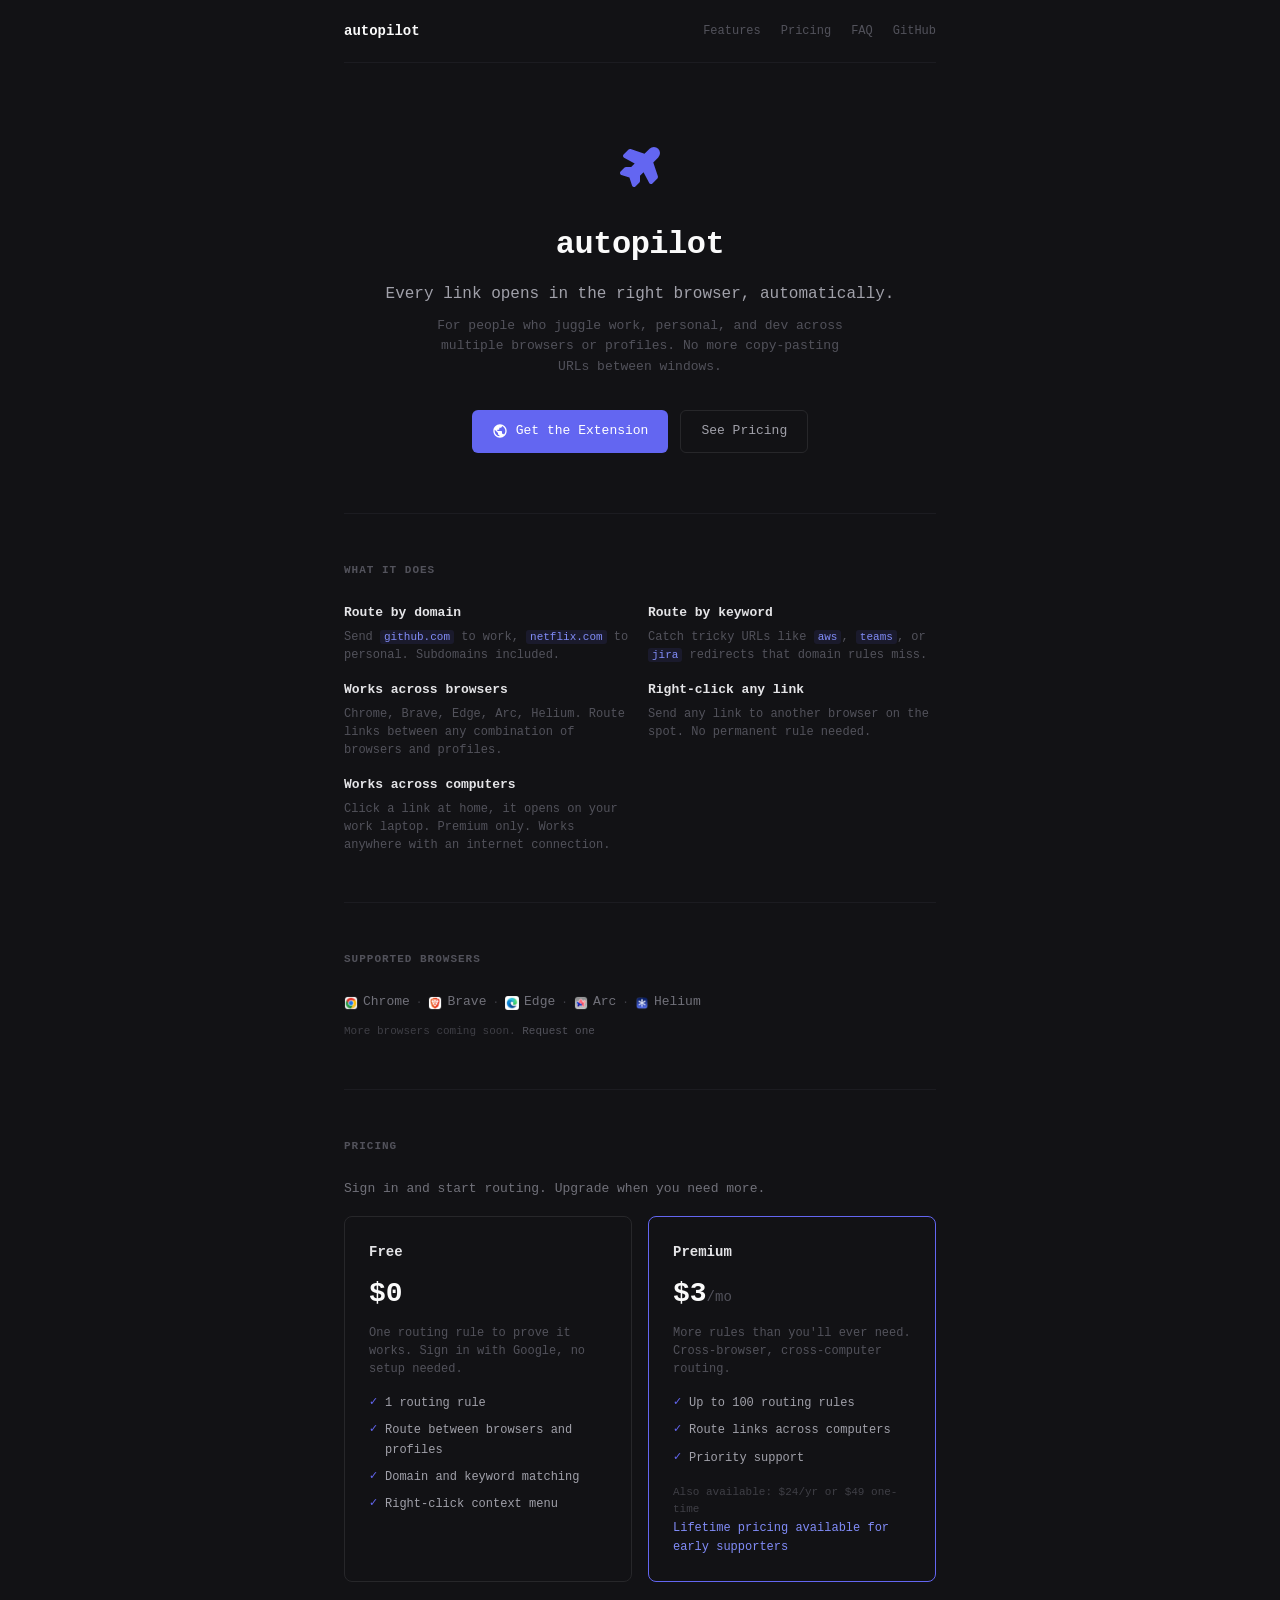
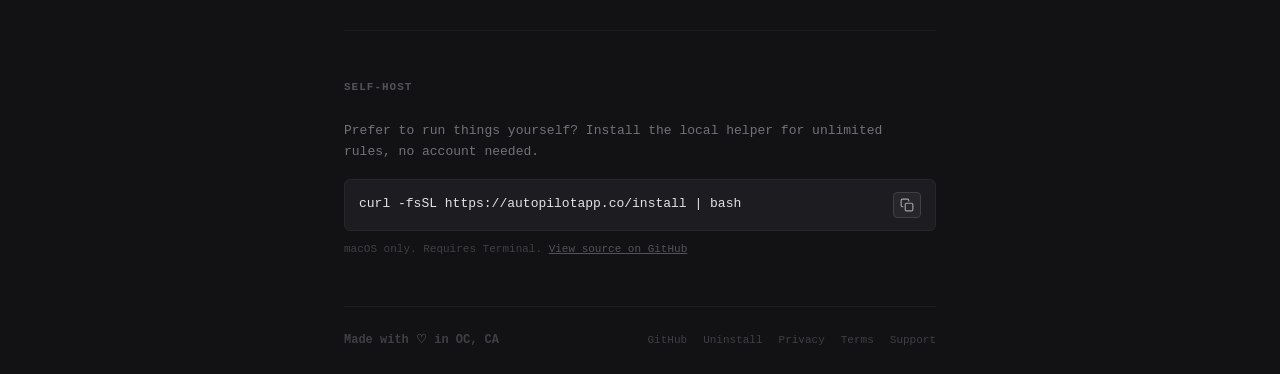
<file: packages/website/index.html>
<!DOCTYPE html>
<html lang="en">
  <head>
    <meta charset="utf-8" />
    <meta name="viewport" content="width=device-width, initial-scale=1" />
    <title>autopilot — links open in the right browser, automatically</title>
    <link rel="stylesheet" href="style.css" />
  </head>
  <body>
    <div class="page">
      <nav>
        <a href="./" class="nav-logo">autopilot</a>
        <div class="nav-links">
          <a href="#features">Features</a>
          <a href="#pricing">Pricing</a>
          <a href="faq.html">FAQ</a>
          <a href="https://github.com/dantemoon1/autopilot" class="nav-link-external">GitHub</a>
        </div>
      </nav>

      <header class="hero">
        <div class="hero-icon">
          <svg width="48" height="48" viewBox="0 0 24 24" fill="#6366f1">
            <path d="M21.107 2.893a3.047 3.047 0 0 1 .012 4.302l-2.479 2.564l2.309 6.925a1 1 0 0 1 -.235 1.016l-2.5 2.55a1 1 0 0 1 -1.596 -.229l-2.864 -5.36l-1.754 1.753v2.586a1 1 0 0 1 -.293 .707l-2 2a1 1 0 0 1 -1.656 -.39l-1.341 -4.027l-4.025 -1.342a1 1 0 0 1 -.391 -1.656l2 -2a1 1 0 0 1 .706 -.292h2.586l1.757 -1.757l-5.317 -2.863a1 1 0 0 1 -.233 -1.587l2.5 -2.5a1 1 0 0 1 1.023 -.242l6.925 2.309l2.552 -2.467a3.05 3.05 0 0 1 4.314 0" />
          </svg>
        </div>
        <h1>autopilot</h1>
        <p class="hero-tagline">Every link opens in the right browser, automatically.</p>
        <p class="hero-sub">For people who juggle work, personal, and dev across multiple browsers or profiles. No more copy-pasting URLs between windows.</p>
        <div class="hero-actions">
          <a href="https://chromewebstore.google.com/detail/autopilot/cojhoeoiabkniahpnhobifbgpicfabpg?utm_source=website" class="btn btn-primary">
            <svg width="16" height="16" viewBox="0 0 24 24" fill="currentColor"><path d="M12 2C6.48 2 2 6.48 2 12s4.48 10 10 10 10-4.48 10-10S17.52 2 12 2zm-1 17.93c-3.95-.49-7-3.85-7-7.93 0-.62.08-1.21.21-1.79L9 15v1c0 1.1.9 2 2 2v1.93zm6.9-2.54c-.26-.81-1-1.39-1.9-1.39h-1v-3c0-.55-.45-1-1-1H8v-2h2c.55 0 1-.45 1-1V7h2c1.1 0 2-.9 2-2v-.41c2.93 1.19 5 4.06 5 7.41 0 2.08-.8 3.97-2.1 5.39z"/></svg>
            Get the Extension
          </a>
          <a href="#pricing" class="btn btn-secondary">
            See Pricing
          </a>
        </div>
      </header>

      <section id="features" class="section features">
        <h2>What it does</h2>
        <div class="feature-grid">
          <div class="feature">
            <h3>Route by domain</h3>
            <p>Send <code>github.com</code> to work, <code>netflix.com</code> to personal. Subdomains included.</p>
          </div>
          <div class="feature">
            <h3>Route by keyword</h3>
            <p>Catch tricky URLs like <code>aws</code>, <code>teams</code>, or <code>jira</code> redirects that domain rules miss.</p>
          </div>
          <div class="feature">
            <h3>Works across browsers</h3>
            <p>Chrome, Brave, Edge, Arc, Helium. Route links between any combination of browsers and profiles.</p>
          </div>
          <div class="feature">
            <h3>Right-click any link</h3>
            <p>Send any link to another browser on the spot. No permanent rule needed.</p>
          </div>
          <div class="feature">
            <h3>Works across computers</h3>
            <p>Click a link at home, it opens on your work laptop. Premium only. Works anywhere with an internet connection.</p>
          </div>
        </div>
      </section>

      <section class="section">
        <h2>Supported browsers</h2>
        <div class="browser-list">
          <span class="browser-item"><img src="browsers/chrome.png" alt="Chrome"> Chrome</span>
          <span class="browser-sep">&middot;</span>
          <span class="browser-item"><img src="browsers/brave.png" alt="Brave"> Brave</span>
          <span class="browser-sep">&middot;</span>
          <span class="browser-item"><img src="browsers/edge.png" alt="Edge"> Edge</span>
          <span class="browser-sep">&middot;</span>
          <span class="browser-item"><img src="browsers/arc.png" alt="Arc"> Arc</span>
          <span class="browser-sep">&middot;</span>
          <span class="browser-item"><img src="browsers/helium.png" alt="Helium"> Helium</span>
        </div>
        <p class="browser-coming-soon">More browsers coming soon. <a href="mailto:dante142@gmail.com?subject=%5Bautopilot%5D%20Browser%20request&amp;body=I%27d%20like%20to%20see%20support%20for%3A%20">Request one</a></p>
      </section>

      <section id="pricing" class="section">
        <h2>Pricing</h2>
        <p class="section-sub">Sign in and start routing. Upgrade when you need more.</p>
        <div class="pricing-grid">
          <div class="pricing-card">
            <h3>Free</h3>
            <p class="pricing-price">$0</p>
            <p class="pricing-desc">One routing rule to prove it works. Sign in with Google, no setup needed.</p>
            <ul class="pricing-features">
              <li>1 routing rule</li>
              <li>Route between browsers and profiles</li>
              <li>Domain and keyword matching</li>
              <li>Right-click context menu</li>
            </ul>
          </div>
          <div class="pricing-card pricing-card--highlight">
            <h3>Premium</h3>
            <p class="pricing-price">$3<span>/mo</span></p>
            <p class="pricing-desc">More rules than you'll ever need. Cross-browser, cross-computer routing.</p>
            <ul class="pricing-features">
              <li>Up to 100 routing rules</li>
              <li>Route links across computers</li>
              <li>Priority support</li>
            </ul>
            <p class="pricing-alt">Also available: $24/yr or $49 one-time<br><span style="color: #818cf8; font-size: 12px;">Lifetime pricing available for early supporters</span></p>
          </div>
        </div>
      </section>

      <section id="install" class="section">
        <h2>Self-host</h2>
        <p class="section-sub">Prefer to run things yourself? Install the local helper for unlimited rules, no account needed.</p>
        <div class="install-block">
          <code id="install-command">curl -fsSL https://autopilotapp.co/install | bash</code>
          <button id="copy-btn" title="Copy">
            <svg id="copy-icon" width="14" height="14" viewBox="0 0 24 24" fill="none" stroke="currentColor" stroke-width="2" stroke-linecap="round" stroke-linejoin="round"><rect x="9" y="9" width="13" height="13" rx="2"/><path d="M5 15H4a2 2 0 0 1-2-2V4a2 2 0 0 1 2-2h9a2 2 0 0 1 2 2v1"/></svg>
          </button>
        </div>
        <p class="install-note">macOS only. Requires Terminal. <a href="https://github.com/dantemoon1/autopilot" style="color: #52525b">View source on GitHub</a></p>
      </section>

      <footer>
        <span class="footer-logo">Made with ♡ in OC, CA</span>
        <div class="footer-links">
          <a href="https://github.com/dantemoon1/autopilot">GitHub</a>
          <a href="uninstall.html">Uninstall</a>
          <a href="privacy.html">Privacy</a>
          <a href="terms.html">Terms</a>
          <a href="https://ko-fi.com/dantemoony">Support</a>
        </div>
      </footer>
    </div>

    <script>
      document.getElementById("copy-btn").addEventListener("click", async function() {
        const cmd = document.getElementById("install-command").textContent;
        await navigator.clipboard.writeText(cmd);
        const icon = document.getElementById("copy-icon");
        icon.style.display = "none";
        this.textContent = "\u2713";
        setTimeout(() => {
          this.textContent = "";
          icon.style.display = "";
          this.appendChild(icon);
        }, 1500);
      });
    </script>
  </body>
</html>
</file>
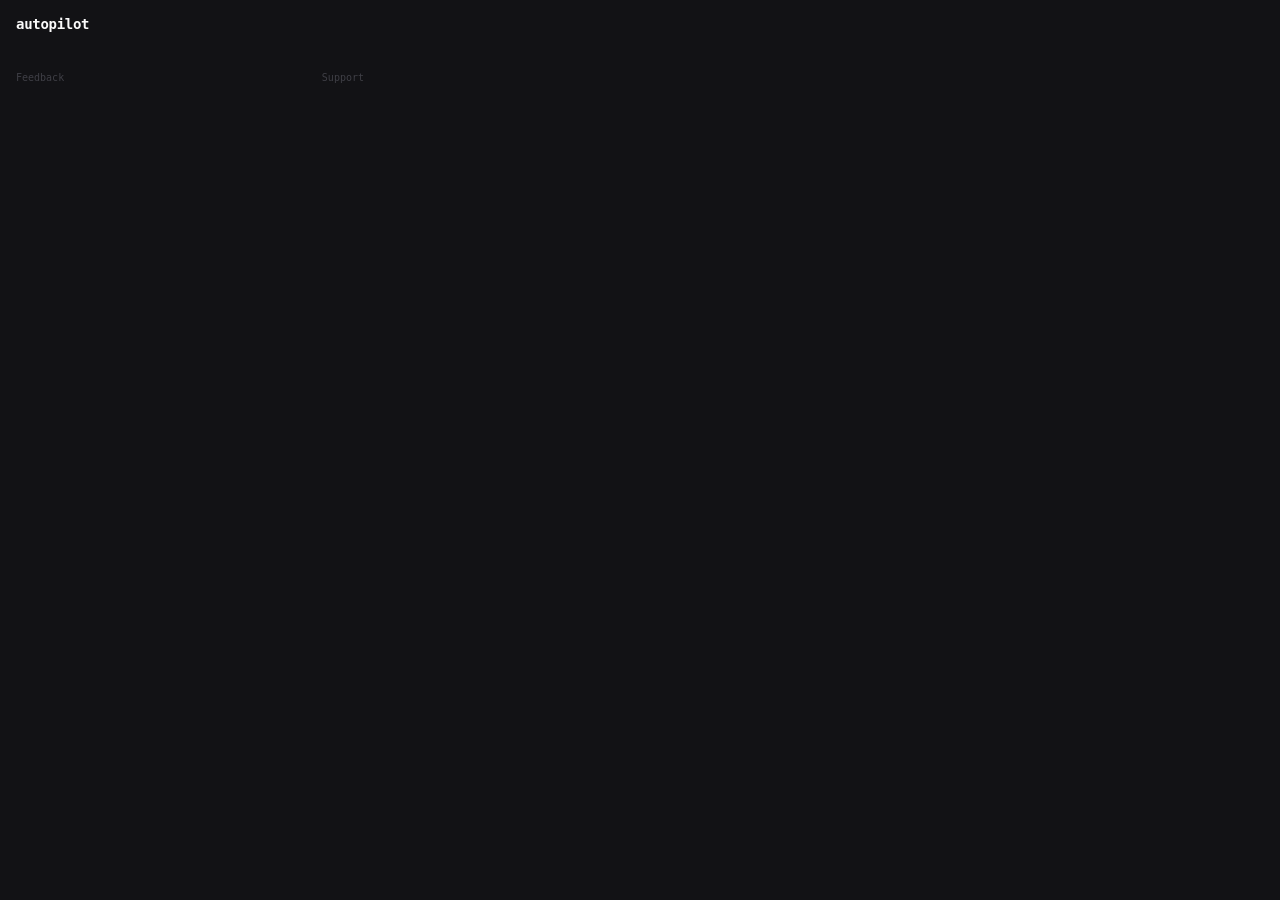
<file: packages/extension/popup.html>
<!DOCTYPE html>
<html lang="en">
  <head>
    <meta charset="utf-8" />
    <link rel="stylesheet" href="popup.css" />
  </head>
  <body>
    <div id="app">
      <div id="title-bar">
        <h1 id="title">autopilot <span id="mode-badge" class="mode-badge" hidden></span></h1>
        <a href="https://autopilotapp.co/changelog.html" target="_blank" id="whats-new-link" class="whats-new-link" hidden>what's new</a>
        <a href="#" id="sign-out-link" class="title-sign-out" hidden>sign out</a>
        <a href="#" id="switch-mode-link" class="title-sign-out" hidden>sign in</a>
      </div>

      <div id="setup-screen" hidden>
        <button id="sign-in-btn" class="btn-google">
          <svg viewBox="0 0 24 24" width="16" height="16"><path d="M22.56 12.25c0-.78-.07-1.53-.2-2.25H12v4.26h5.92a5.06 5.06 0 0 1-2.2 3.32v2.77h3.57c2.08-1.92 3.28-4.74 3.28-8.1z" fill="#4285F4"/><path d="M12 23c2.97 0 5.46-.98 7.28-2.66l-3.57-2.77c-.98.66-2.23 1.06-3.71 1.06-2.86 0-5.29-1.93-6.16-4.53H2.18v2.84C3.99 20.53 7.7 23 12 23z" fill="#34A853"/><path d="M5.84 14.09c-.22-.66-.35-1.36-.35-2.09s.13-1.43.35-2.09V7.07H2.18C1.43 8.55 1 10.22 1 12s.43 3.45 1.18 4.93l2.85-2.22.81-.62z" fill="#FBBC05"/><path d="M12 5.38c1.62 0 3.06.56 4.21 1.64l3.15-3.15C17.45 2.09 14.97 1 12 1 7.7 1 3.99 3.47 2.18 7.07l3.66 2.84c.87-2.6 3.3-4.53 6.16-4.53z" fill="#EA4335"/></svg>
          Sign in with Google
        </button>
        <p class="setup-sub">One free rule included. No setup required.</p>
        <div class="setup-divider"><span>or</span></div>
        <a href="#" id="local-mode-link" class="setup-local-link">Run locally instead</a>
        <p class="setup-tip">Both browsers must be open for routing to work. <a href="https://autopilotapp.co/faq.html" target="_blank">Learn more</a></p>
      </div>

      <div id="local-setup-screen" hidden>
        <p class="setup-text">Run this in Terminal to install the local helper:</p>
        <div class="install-cmd">
          <code id="install-command">curl -fsSL https://autopilotapp.co/install | bash</code>
          <button id="copy-cmd-btn" title="Copy"><svg width="12" height="12" viewBox="0 0 24 24" fill="none" stroke="currentColor" stroke-width="2" stroke-linecap="round" stroke-linejoin="round"><rect x="9" y="9" width="13" height="13" rx="2"/><path d="M5 15H4a2 2 0 0 1-2-2V4a2 2 0 0 1 2-2h9a2 2 0 0 1 2 2v1"/></svg></button>
        </div>
        <button id="installed-btn" class="btn-primary" style="margin-top: 10px">I've installed it</button>
        <p class="setup-sub">Unlimited rules. macOS only. <a href="#" id="back-to-signin" class="setup-local-link">Back</a></p>
      </div>

      <div id="upgrade-screen" hidden>
        <p class="subscribe-welcome">Upgrade for more rules</p>
        <p class="subscribe-pitch">You've used your free rule. Upgrade to add more rules and route across computers.</p>
        <div class="subscribe-options">
          <button id="subscribe-monthly-btn" class="btn-subscribe">
            <span class="plan-price">$3/mo</span>
          </button>
          <button id="subscribe-annual-btn" class="btn-subscribe btn-subscribe--best">
            <span class="plan-badge">save 33%</span>
            <span class="plan-price">$24/yr</span>
          </button>
        </div>
        <button id="subscribe-lifetime-btn" class="btn-subscribe btn-subscribe--lifetime">
          <span class="plan-price">$49</span>
          <span class="plan-detail">one-time, forever</span>
        </button>
        <a href="#" id="upgrade-back-link" class="setup-local-link" style="margin-top: 10px; display: block;">Back</a>
      </div>

      <div id="pick-profile-screen" hidden>
        <p class="setup-text">Select this browser's profile:</p>
        <div id="pick-profile-list"></div>
        <div class="setup-divider"><span>or</span></div>
        <button id="new-profile-btn" class="btn-primary">Create New Profile</button>
      </div>

      <div id="register-screen" hidden>
        <p class="setup-text">Name this browser profile:</p>
        <div class="form-row">
          <input type="text" id="profile-name-input" placeholder="Work Chrome, Personal, etc." />
        </div>
        <div class="form-row form-row-inline">
          <label class="form-label">Browser:</label>
          <select id="profile-browser-select">
            <option value="chrome">Chrome</option>
            <option value="brave">Brave</option>
            <option value="edge">Edge</option>
            <option value="arc">Arc</option>
            <option value="helium">Helium</option>
          </select>
        </div>
        <div class="form-row">
          <button id="register-btn" class="btn-primary">Create Profile</button>
        </div>
      </div>

      <div id="update-banner" class="update-banner" hidden>
        <span>Helper update available:</span>
        <div class="install-cmd">
          <code>curl -fsSL https://autopilotapp.co/install | bash</code>
          <button id="copy-update-btn" title="Copy"><svg width="12" height="12" viewBox="0 0 24 24" fill="none" stroke="currentColor" stroke-width="2" stroke-linecap="round" stroke-linejoin="round"><rect x="9" y="9" width="13" height="13" rx="2"/><path d="M5 15H4a2 2 0 0 1-2-2V4a2 2 0 0 1 2-2h9a2 2 0 0 1 2 2v1"/></svg></button>
        </div>
      </div>

      <div id="main-ui" hidden>
        <div id="profile-bar">
          <span class="profile-label">This profile is</span>
          <div id="current-profile-select"></div>
        </div>

        <div id="rules-list"></div>

        <button id="show-form-btn">+ Add Rule</button>
        <div id="add-rule-form" hidden>
          <div class="form-row form-row-inline">
            <label class="form-label">Rule:</label>
            <select id="new-type">
              <option value="domain">Domain</option>
              <option value="keyword">URL contains</option>
            </select>
          </div>

          <div id="domain-fields" class="form-row form-row-inline">
            <input
              type="text"
              id="new-domain"
              placeholder="github.com"
            />
            <label class="checkbox-label">
              <input type="checkbox" id="new-subdomains" checked />
              Subdomains
            </label>
          </div>

          <div id="keyword-fields" class="form-row" hidden>
            <input
              type="text"
              id="new-keyword"
              placeholder="aws, teams, etc."
            />
          </div>

          <div class="form-row form-row-inline">
            <label class="form-label">Open in:</label>
            <div id="new-profile-select"></div>
          </div>

          <div class="form-row">
            <button id="add-rule-btn">Add Rule</button>
          </div>
        </div>
      </div>

      <p id="status-message"></p>
      <div id="route-log" hidden></div>
      <div class="footer-row">
        <a href="#" id="billing-link" hidden>Billing</a>
        <a href="https://github.com/dantemoon1/autopilot/issues" target="_blank">Feedback</a>
        <a href="https://ko-fi.com/dantemoony" target="_blank" id="donate-link">Support</a>
      </div>
    </div>

    <script src="popup.js"></script>
  </body>
</html>
</file>
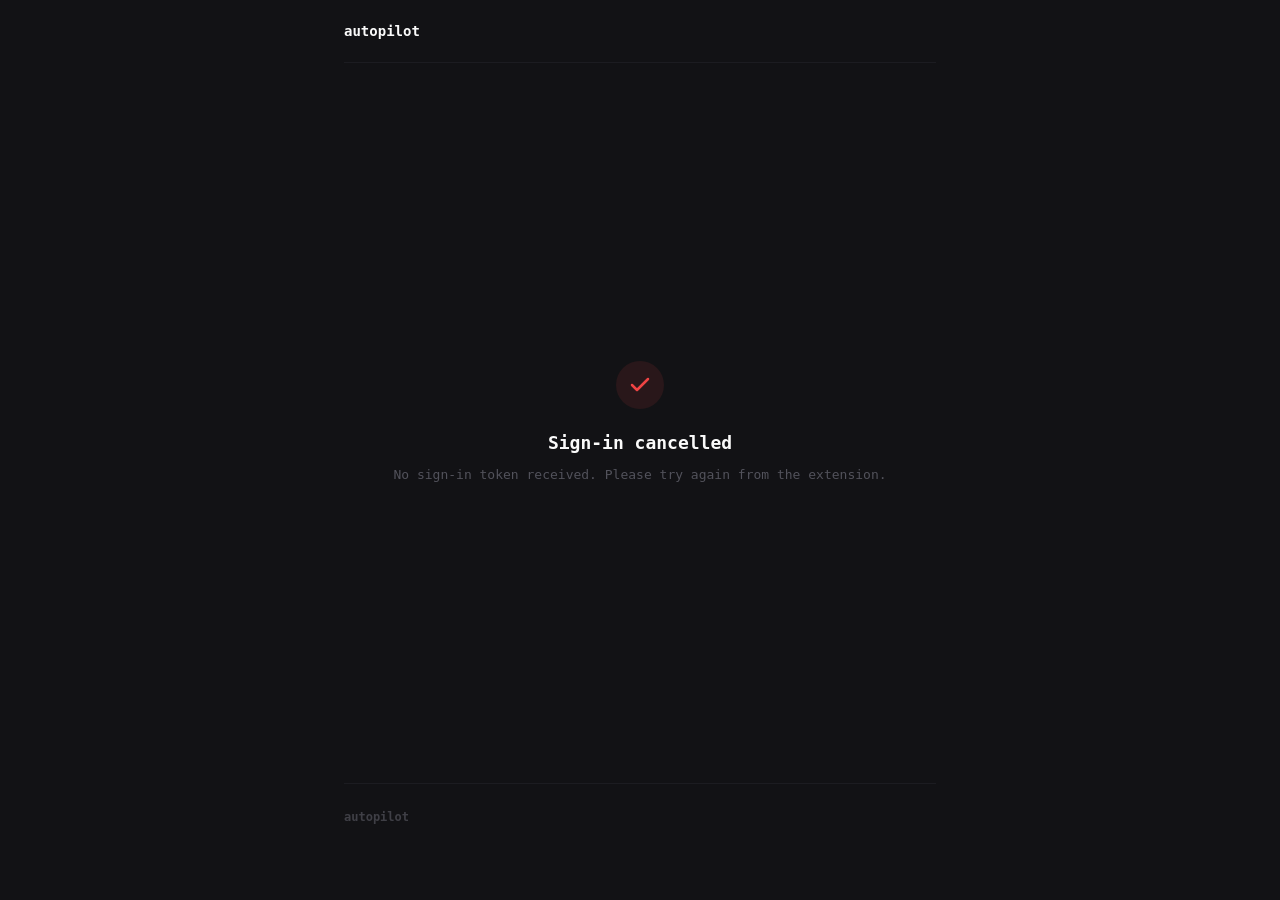
<file: packages/website/auth-callback.html>
<!DOCTYPE html>
<html lang="en">
  <head>
    <meta charset="utf-8" />
    <meta name="viewport" content="width=device-width, initial-scale=1" />
    <title>autopilot — signed in</title>
    <link rel="stylesheet" href="style.css" />
    <style>
      .callback-page {
        display: flex;
        flex-direction: column;
        align-items: center;
        justify-content: center;
        min-height: 80vh;
        text-align: center;
      }
      .callback-icon {
        width: 48px;
        height: 48px;
        display: flex;
        align-items: center;
        justify-content: center;
        background: rgba(34, 197, 94, 0.1);
        border-radius: 50%;
        margin-bottom: 20px;
      }
      .callback-icon svg {
        color: #22c55e;
      }
      .callback-icon--error {
        background: rgba(239, 68, 68, 0.1);
      }
      .callback-icon--error svg {
        color: #ef4444;
      }
      .callback-title {
        font-size: 18px;
        font-weight: 600;
        color: #fafafa;
        margin-bottom: 8px;
      }
      .callback-sub {
        font-size: 13px;
        color: #52525b;
      }
    </style>
  </head>
  <body>
    <div class="page">
      <nav>
        <a href="./" class="nav-logo">autopilot</a>
      </nav>

      <div class="callback-page">
        <div class="callback-icon" id="icon">
          <svg width="24" height="24" viewBox="0 0 24 24" fill="none" stroke="currentColor" stroke-width="2.5" stroke-linecap="round" stroke-linejoin="round"><path d="M20 6L9 17l-5-5"/></svg>
        </div>
        <p class="callback-title" id="title">Signing in...</p>
        <p class="callback-sub" id="sub">Connecting to autopilot extension.</p>
      </div>

      <footer>
        <span class="footer-logo">autopilot</span>
      </footer>
    </div>

    <script>
      const CWS_EXTENSION_ID = "cojhoeoiabkniahpnhobifbgpicfabpg";
      const DEV_EXTENSION_ID = "eifgnohgbaefkgpgiipagieecnfjkome";

      function sendToken(extensionId, idToken) {
        return new Promise((resolve) => {
          chrome.runtime.sendMessage(
            extensionId,
            { type: "oauth_callback", idToken: idToken },
            function(response) {
              // chrome.runtime.lastError fires if extension not found — that's fine
              if (chrome.runtime.lastError) { resolve(null); return; }
              resolve(response);
            }
          );
        });
      }

      const hash = window.location.hash.slice(1);
      const params = new URLSearchParams(hash);
      const idToken = params.get("id_token");

      if (!idToken) {
        document.getElementById("icon").classList.add("callback-icon--error");
        document.getElementById("title").textContent = "Sign-in cancelled";
        document.getElementById("sub").textContent = "No sign-in token received. Please try again from the extension.";
      } else if (chrome.runtime && chrome.runtime.sendMessage) {
        // Try production extension first, fall back to dev extension
        sendToken(CWS_EXTENSION_ID, idToken).then((response) => {
          if (response && response.success) {
            document.getElementById("title").textContent = "Signed in";
            document.getElementById("sub").textContent = "You can close this tab and reopen the extension.";
            return;
          }
          return sendToken(DEV_EXTENSION_ID, idToken);
        }).then((response) => {
          if (response === undefined) return; // CWS succeeded, skip
          if (response && response.success) {
            document.getElementById("title").textContent = "Signed in";
            document.getElementById("sub").textContent = "You can close this tab and reopen the extension.";
          } else {
            document.getElementById("icon").classList.add("callback-icon--error");
            document.getElementById("title").textContent = "Something went wrong";
            document.getElementById("sub").textContent = response?.error || "Could not connect to the extension. Is autopilot installed?";
          }
        });
      } else {
        document.getElementById("icon").classList.add("callback-icon--error");
        document.getElementById("title").textContent = "Extension not found";
        document.getElementById("sub").textContent = "Make sure autopilot is installed and try again.";
      }
    </script>
  </body>
</html>
</file>
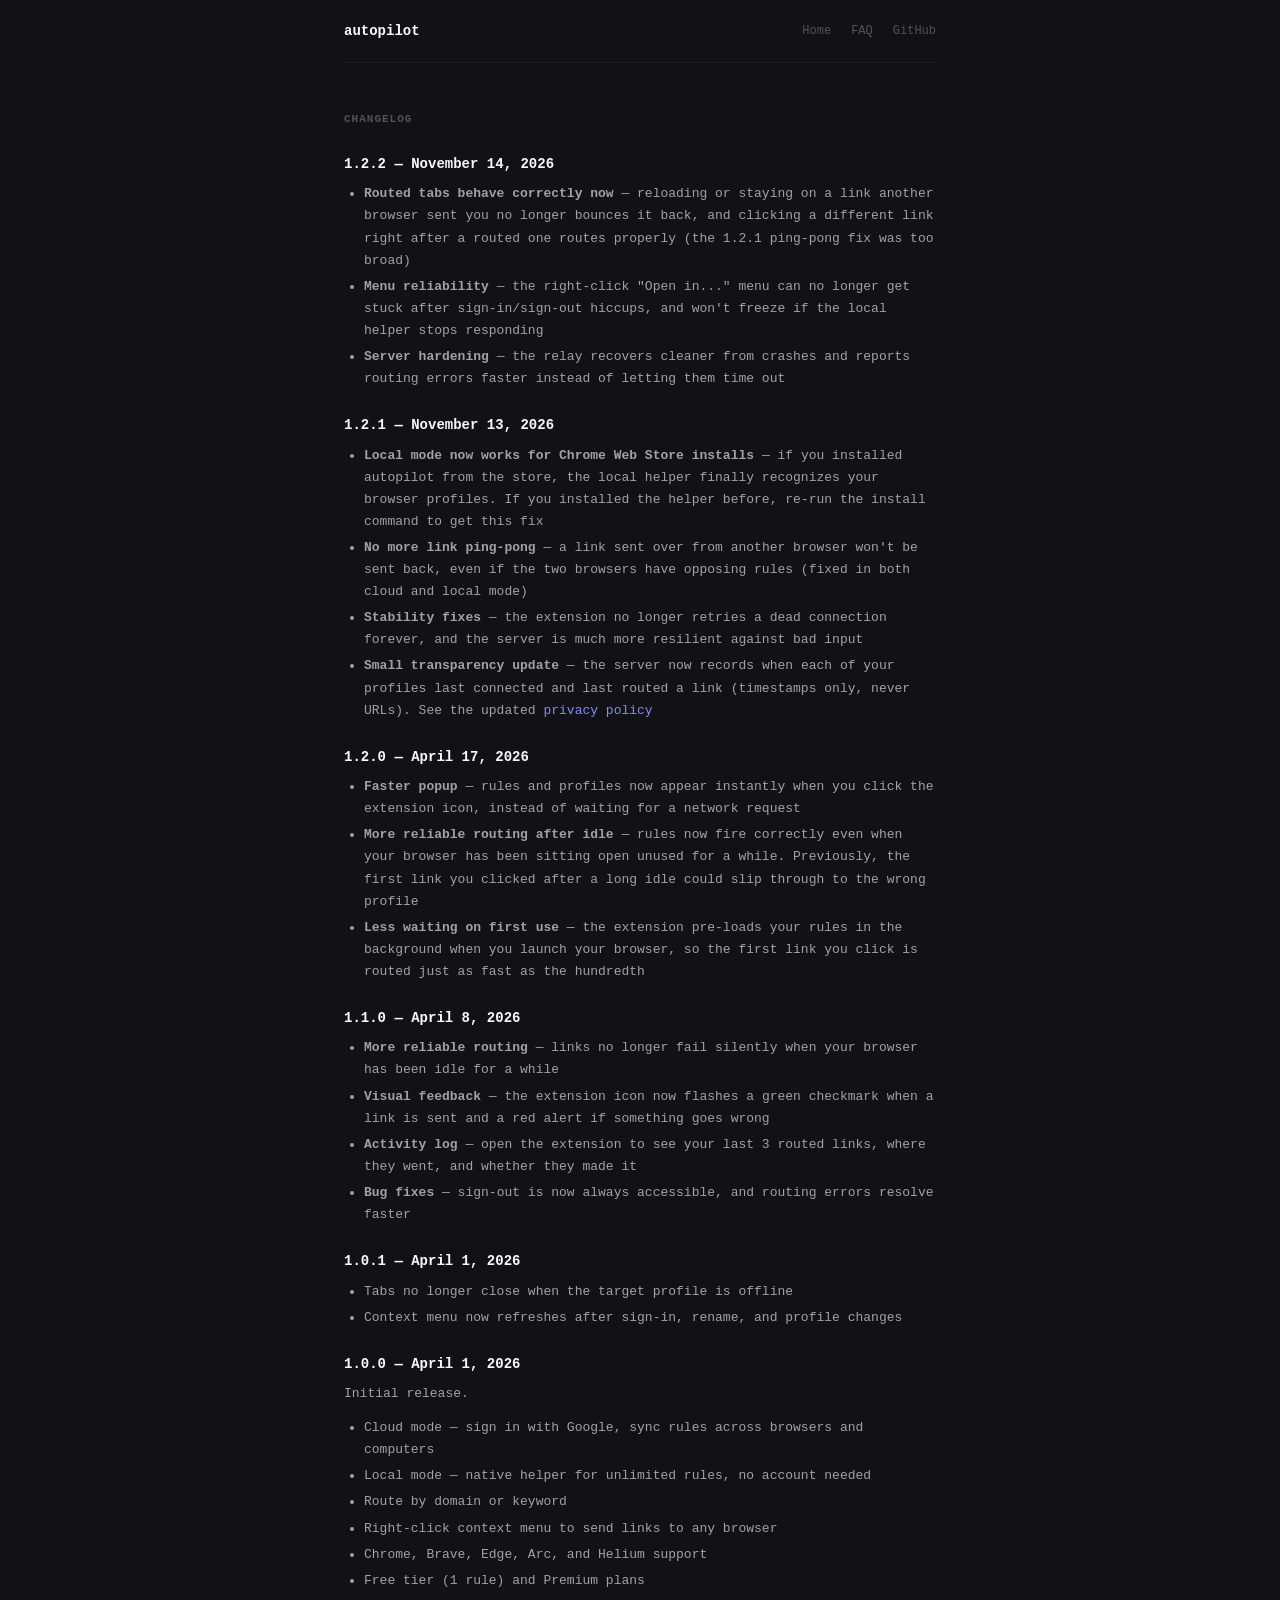
<file: packages/website/changelog.html>
<!DOCTYPE html>
<html lang="en">
  <head>
    <meta charset="utf-8" />
    <meta name="viewport" content="width=device-width, initial-scale=1" />
    <title>Changelog — autopilot</title>
    <link rel="stylesheet" href="style.css" />
  </head>
  <body>
    <div class="page">
      <nav>
        <a href="./" class="nav-logo">autopilot</a>
        <div class="nav-links">
          <a href="./">Home</a>
          <a href="faq.html">FAQ</a>
          <a href="https://github.com/dantemoon1/autopilot" class="nav-link-external">GitHub</a>
        </div>
      </nav>

      <section class="section" style="border-top: none; padding-top: 48px;">
        <h2>Changelog</h2>
        <div class="prose">

          <h3>1.2.2 — November 14, 2026</h3>
          <ul>
            <li><strong>Routed tabs behave correctly now</strong> — reloading or staying on a link another browser sent you no longer bounces it back, and clicking a different link right after a routed one routes properly (the 1.2.1 ping-pong fix was too broad)</li>
            <li><strong>Menu reliability</strong> — the right-click "Open in..." menu can no longer get stuck after sign-in/sign-out hiccups, and won't freeze if the local helper stops responding</li>
            <li><strong>Server hardening</strong> — the relay recovers cleaner from crashes and reports routing errors faster instead of letting them time out</li>
          </ul>

          <h3>1.2.1 — November 13, 2026</h3>
          <ul>
            <li><strong>Local mode now works for Chrome Web Store installs</strong> — if you installed autopilot from the store, the local helper finally recognizes your browser profiles. If you installed the helper before, re-run the install command to get this fix</li>
            <li><strong>No more link ping-pong</strong> — a link sent over from another browser won't be sent back, even if the two browsers have opposing rules (fixed in both cloud and local mode)</li>
            <li><strong>Stability fixes</strong> — the extension no longer retries a dead connection forever, and the server is much more resilient against bad input</li>
            <li><strong>Small transparency update</strong> — the server now records when each of your profiles last connected and last routed a link (timestamps only, never URLs). See the updated <a href="privacy.html" style="color: #818cf8">privacy policy</a></li>
          </ul>

          <h3>1.2.0 — April 17, 2026</h3>
          <ul>
            <li><strong>Faster popup</strong> — rules and profiles now appear instantly when you click the extension icon, instead of waiting for a network request</li>
            <li><strong>More reliable routing after idle</strong> — rules now fire correctly even when your browser has been sitting open unused for a while. Previously, the first link you clicked after a long idle could slip through to the wrong profile</li>
            <li><strong>Less waiting on first use</strong> — the extension pre-loads your rules in the background when you launch your browser, so the first link you click is routed just as fast as the hundredth</li>
          </ul>

          <h3>1.1.0 — April 8, 2026</h3>
          <ul>
            <li><strong>More reliable routing</strong> — links no longer fail silently when your browser has been idle for a while</li>
            <li><strong>Visual feedback</strong> — the extension icon now flashes a green checkmark when a link is sent and a red alert if something goes wrong</li>
            <li><strong>Activity log</strong> — open the extension to see your last 3 routed links, where they went, and whether they made it</li>
            <li><strong>Bug fixes</strong> — sign-out is now always accessible, and routing errors resolve faster</li>
          </ul>

          <h3>1.0.1 — April 1, 2026</h3>
          <ul>
            <li>Tabs no longer close when the target profile is offline</li>
            <li>Context menu now refreshes after sign-in, rename, and profile changes</li>
          </ul>

          <h3>1.0.0 — April 1, 2026</h3>
          <p>Initial release.</p>
          <ul>
            <li>Cloud mode — sign in with Google, sync rules across browsers and computers</li>
            <li>Local mode — native helper for unlimited rules, no account needed</li>
            <li>Route by domain or keyword</li>
            <li>Right-click context menu to send links to any browser</li>
            <li>Chrome, Brave, Edge, Arc, and Helium support</li>
            <li>Free tier (1 rule) and Premium plans</li>
          </ul>

        </div>
      </section>
    </div>
  </body>
</html>
</file>
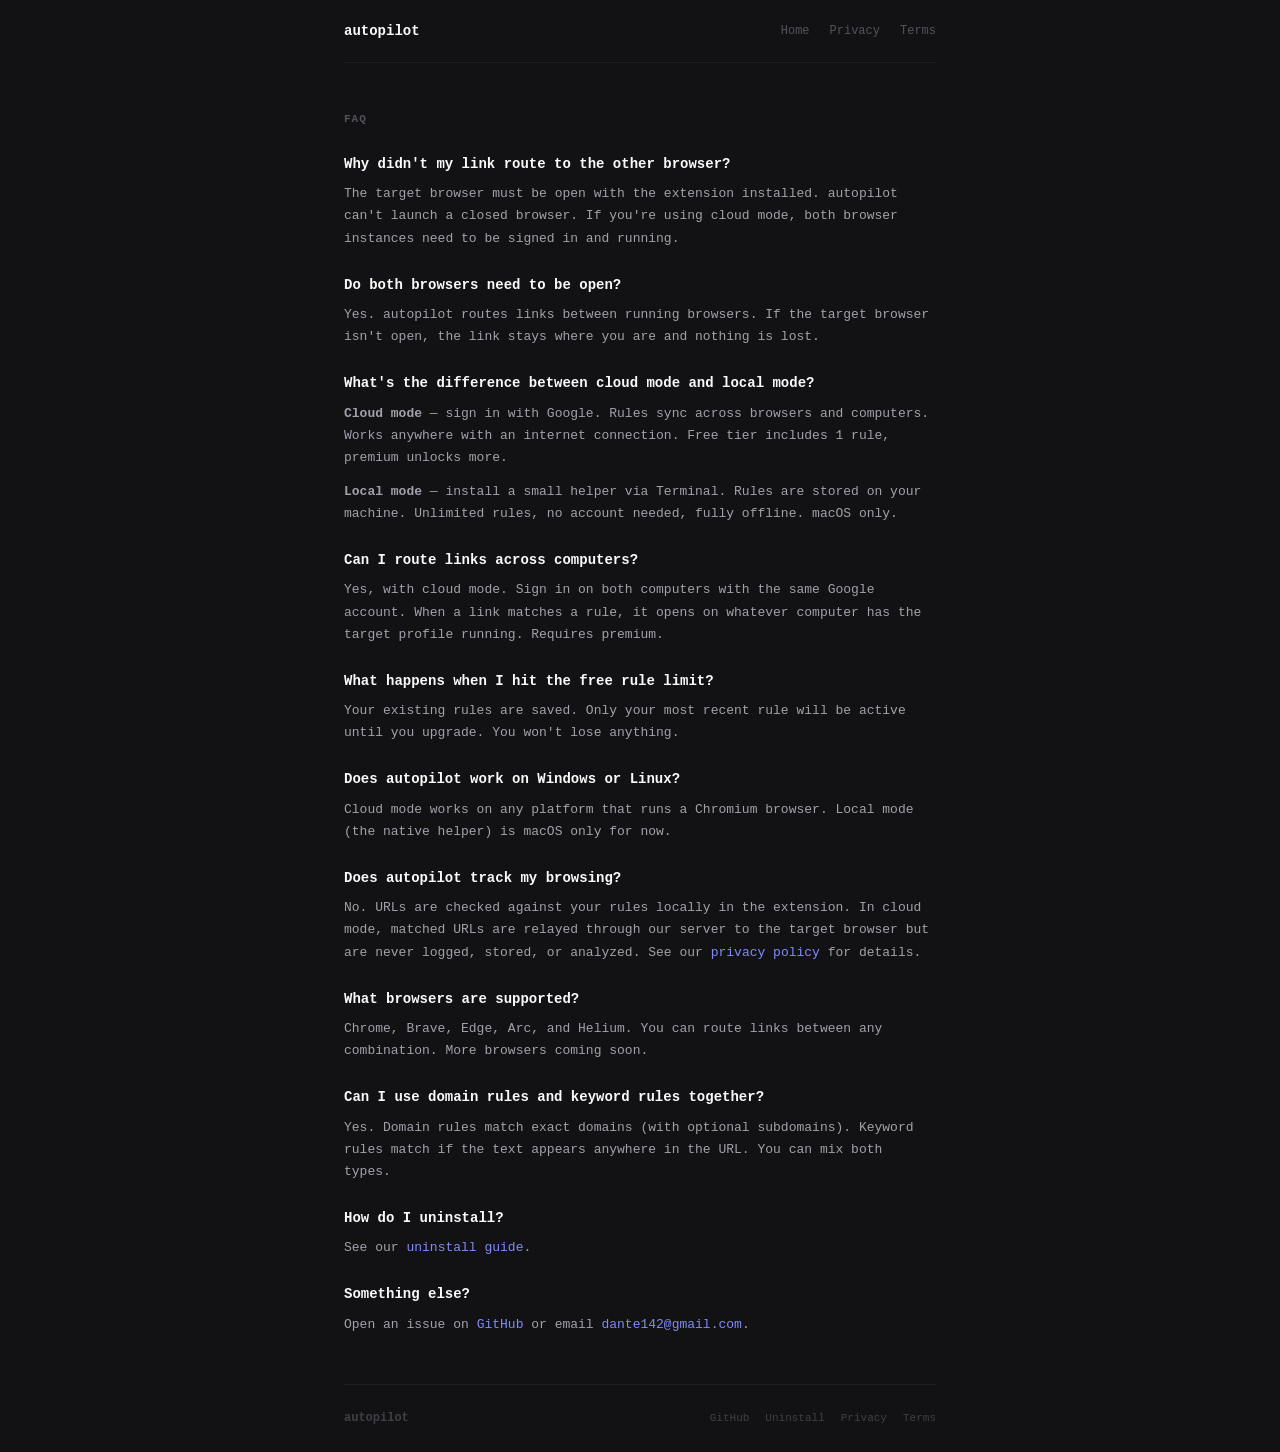
<file: packages/website/faq.html>
<!DOCTYPE html>
<html lang="en">
  <head>
    <meta charset="utf-8" />
    <meta name="viewport" content="width=device-width, initial-scale=1" />
    <title>FAQ — autopilot</title>
    <link rel="stylesheet" href="style.css" />
  </head>
  <body>
    <div class="page">
      <nav>
        <a href="./" class="nav-logo">autopilot</a>
        <div class="nav-links">
          <a href="./">Home</a>
          <a href="privacy.html">Privacy</a>
          <a href="terms.html">Terms</a>
        </div>
      </nav>

      <section class="section" style="border-top: none; padding-top: 48px;">
        <h2>FAQ</h2>
        <div class="prose">

          <h3>Why didn't my link route to the other browser?</h3>
          <p>The target browser must be open with the extension installed. autopilot can't launch a closed browser. If you're using cloud mode, both browser instances need to be signed in and running.</p>

          <h3>Do both browsers need to be open?</h3>
          <p>Yes. autopilot routes links between running browsers. If the target browser isn't open, the link stays where you are and nothing is lost.</p>

          <h3>What's the difference between cloud mode and local mode?</h3>
          <p><strong>Cloud mode</strong> — sign in with Google. Rules sync across browsers and computers. Works anywhere with an internet connection. Free tier includes 1 rule, premium unlocks more.</p>
          <p><strong>Local mode</strong> — install a small helper via Terminal. Rules are stored on your machine. Unlimited rules, no account needed, fully offline. macOS only.</p>

          <h3>Can I route links across computers?</h3>
          <p>Yes, with cloud mode. Sign in on both computers with the same Google account. When a link matches a rule, it opens on whatever computer has the target profile running. Requires premium.</p>

          <h3>What happens when I hit the free rule limit?</h3>
          <p>Your existing rules are saved. Only your most recent rule will be active until you upgrade. You won't lose anything.</p>

          <h3>Does autopilot work on Windows or Linux?</h3>
          <p>Cloud mode works on any platform that runs a Chromium browser. Local mode (the native helper) is macOS only for now.</p>

          <h3>Does autopilot track my browsing?</h3>
          <p>No. URLs are checked against your rules locally in the extension. In cloud mode, matched URLs are relayed through our server to the target browser but are never logged, stored, or analyzed. See our <a href="privacy.html" style="color: #818cf8">privacy policy</a> for details.</p>

          <h3>What browsers are supported?</h3>
          <p>Chrome, Brave, Edge, Arc, and Helium. You can route links between any combination. More browsers coming soon.</p>

          <h3>Can I use domain rules and keyword rules together?</h3>
          <p>Yes. Domain rules match exact domains (with optional subdomains). Keyword rules match if the text appears anywhere in the URL. You can mix both types.</p>

          <h3>How do I uninstall?</h3>
          <p>See our <a href="uninstall.html" style="color: #818cf8">uninstall guide</a>.</p>

          <h3>Something else?</h3>
          <p>Open an issue on <a href="https://github.com/dantemoon1/autopilot/issues" style="color: #818cf8">GitHub</a> or email <a href="mailto:dante142@gmail.com?subject=%5Bautopilot%5D%20Question" style="color: #818cf8">dante142@gmail.com</a>.</p>

        </div>
      </section>

      <footer>
        <span class="footer-logo">autopilot</span>
        <div class="footer-links">
          <a href="https://github.com/dantemoon1/autopilot">GitHub</a>
          <a href="uninstall.html">Uninstall</a>
          <a href="privacy.html">Privacy</a>
          <a href="terms.html">Terms</a>
        </div>
      </footer>
    </div>
  </body>
</html>
</file>
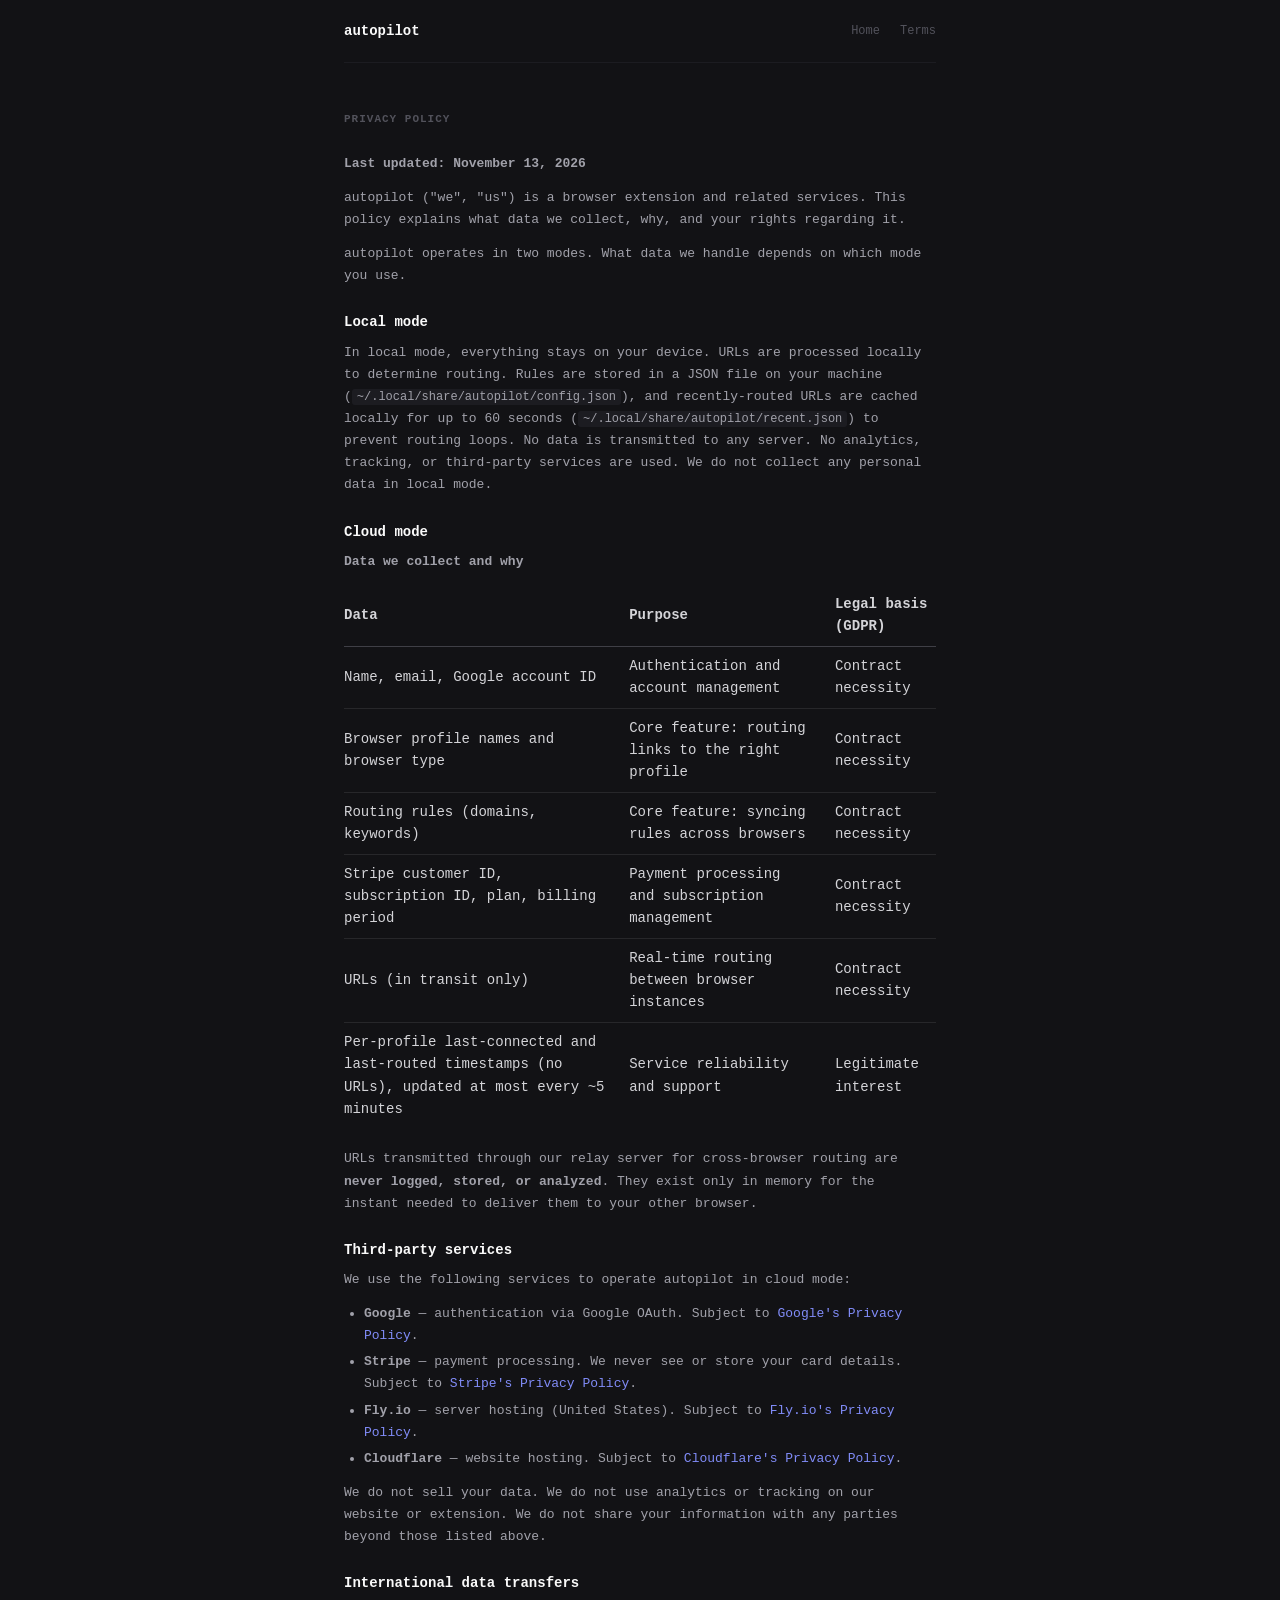
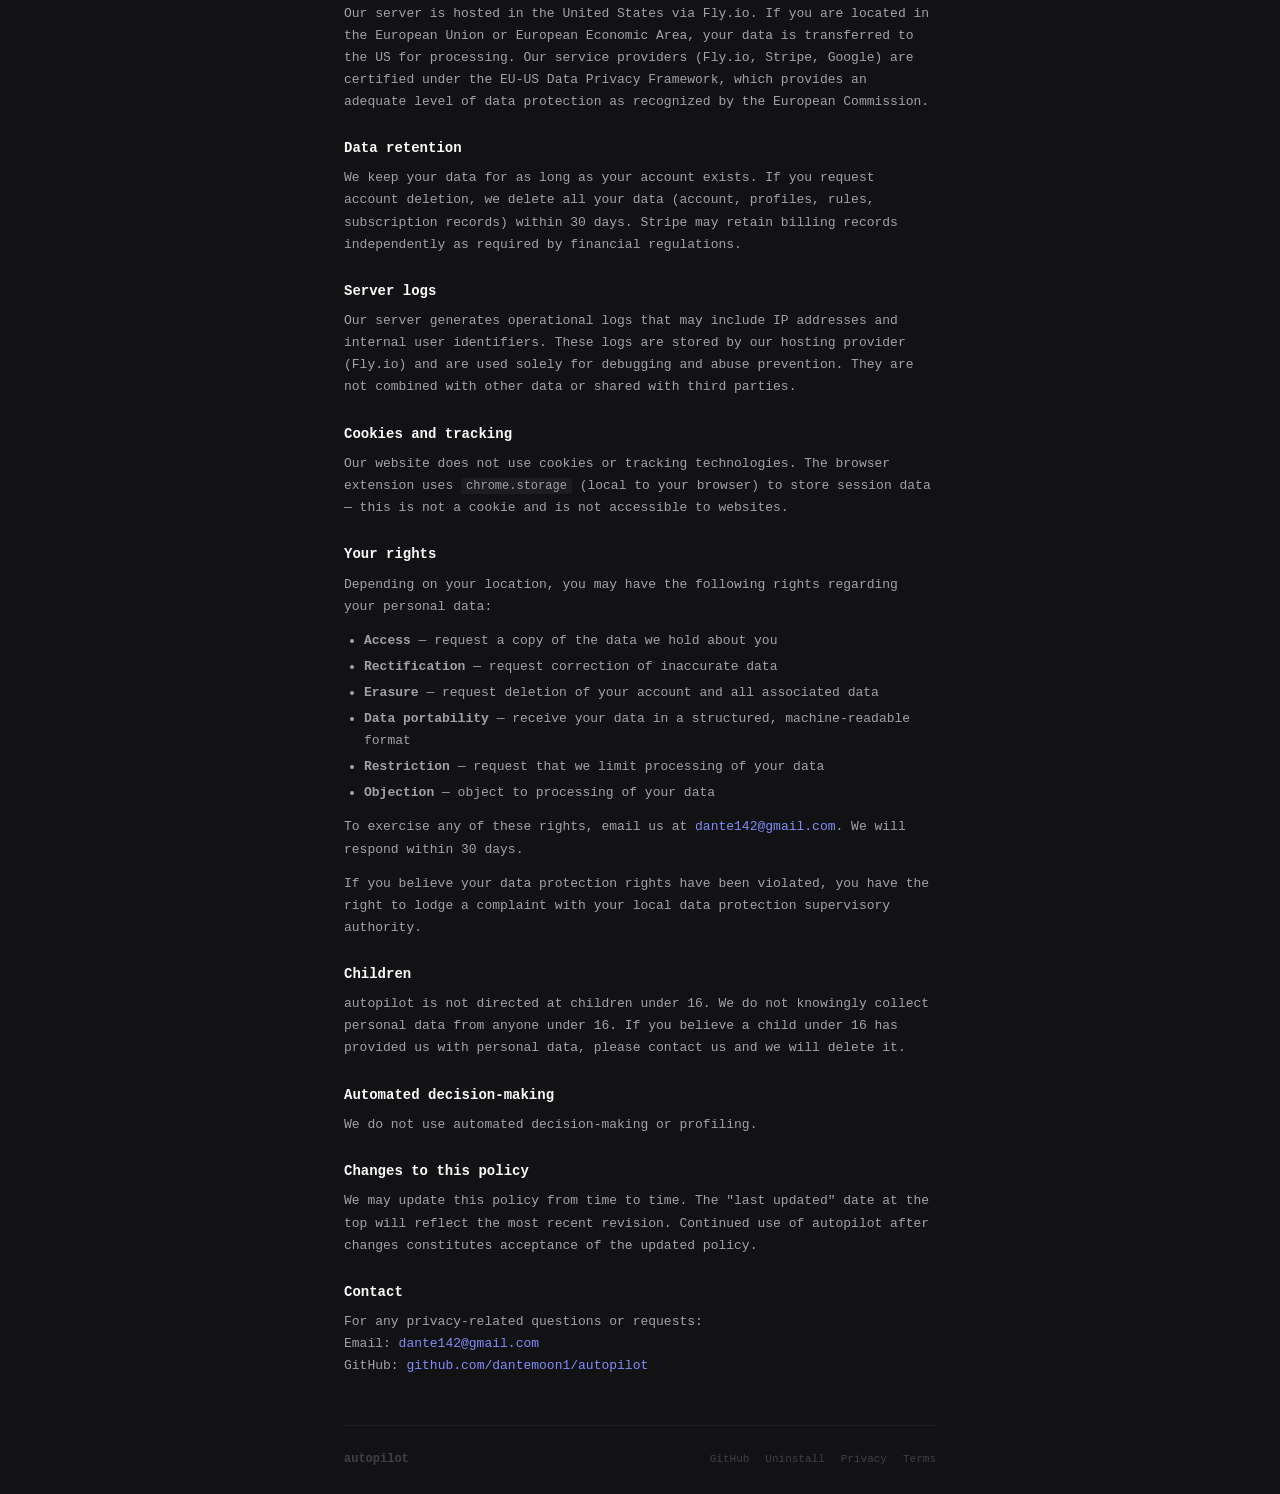
<file: packages/website/privacy.html>
<!DOCTYPE html>
<html lang="en">
  <head>
    <meta charset="utf-8" />
    <meta name="viewport" content="width=device-width, initial-scale=1" />
    <title>Privacy Policy — autopilot</title>
    <link rel="stylesheet" href="style.css" />
  </head>
  <body>
    <div class="page">
      <nav>
        <a href="./" class="nav-logo">autopilot</a>
        <div class="nav-links">
          <a href="./">Home</a>
          <a href="terms.html">Terms</a>
        </div>
      </nav>

      <section class="section" style="border-top: none; padding-top: 48px;">
        <h2>Privacy Policy</h2>
        <div class="prose">
          <p><strong>Last updated: November 13, 2026</strong></p>

          <p>autopilot ("we", "us") is a browser extension and related services. This policy explains what data we collect, why, and your rights regarding it.</p>

          <p>autopilot operates in two modes. What data we handle depends on which mode you use.</p>

          <h3>Local mode</h3>
          <p>In local mode, everything stays on your device. URLs are processed locally to determine routing. Rules are stored in a JSON file on your machine (<code>~/.local/share/autopilot/config.json</code>), and recently-routed URLs are cached locally for up to 60 seconds (<code>~/.local/share/autopilot/recent.json</code>) to prevent routing loops. No data is transmitted to any server. No analytics, tracking, or third-party services are used. We do not collect any personal data in local mode.</p>

          <h3>Cloud mode</h3>

          <p><strong>Data we collect and why</strong></p>
          <table style="width: 100%; border-collapse: collapse; margin: 12px 0 20px; font-size: 14px;">
            <thead>
              <tr style="text-align: left; border-bottom: 1px solid #3f3f46;">
                <th style="padding: 8px 12px 8px 0;">Data</th>
                <th style="padding: 8px 12px;">Purpose</th>
                <th style="padding: 8px 0 8px 12px;">Legal basis (GDPR)</th>
              </tr>
            </thead>
            <tbody>
              <tr style="border-bottom: 1px solid #27272a;">
                <td style="padding: 8px 12px 8px 0;">Name, email, Google account ID</td>
                <td style="padding: 8px 12px;">Authentication and account management</td>
                <td style="padding: 8px 0 8px 12px;">Contract necessity</td>
              </tr>
              <tr style="border-bottom: 1px solid #27272a;">
                <td style="padding: 8px 12px 8px 0;">Browser profile names and browser type</td>
                <td style="padding: 8px 12px;">Core feature: routing links to the right profile</td>
                <td style="padding: 8px 0 8px 12px;">Contract necessity</td>
              </tr>
              <tr style="border-bottom: 1px solid #27272a;">
                <td style="padding: 8px 12px 8px 0;">Routing rules (domains, keywords)</td>
                <td style="padding: 8px 12px;">Core feature: syncing rules across browsers</td>
                <td style="padding: 8px 0 8px 12px;">Contract necessity</td>
              </tr>
              <tr style="border-bottom: 1px solid #27272a;">
                <td style="padding: 8px 12px 8px 0;">Stripe customer ID, subscription ID, plan, billing period</td>
                <td style="padding: 8px 12px;">Payment processing and subscription management</td>
                <td style="padding: 8px 0 8px 12px;">Contract necessity</td>
              </tr>
              <tr style="border-bottom: 1px solid #27272a;">
                <td style="padding: 8px 12px 8px 0;">URLs (in transit only)</td>
                <td style="padding: 8px 12px;">Real-time routing between browser instances</td>
                <td style="padding: 8px 0 8px 12px;">Contract necessity</td>
              </tr>
              <tr>
                <td style="padding: 8px 12px 8px 0;">Per-profile last-connected and last-routed timestamps (no URLs), updated at most every ~5 minutes</td>
                <td style="padding: 8px 12px;">Service reliability and support</td>
                <td style="padding: 8px 0 8px 12px;">Legitimate interest</td>
              </tr>
            </tbody>
          </table>

          <p>URLs transmitted through our relay server for cross-browser routing are <strong>never logged, stored, or analyzed</strong>. They exist only in memory for the instant needed to deliver them to your other browser.</p>

          <h3>Third-party services</h3>
          <p>We use the following services to operate autopilot in cloud mode:</p>
          <ul>
            <li><strong>Google</strong> — authentication via Google OAuth. Subject to <a href="https://policies.google.com/privacy" style="color: #818cf8">Google's Privacy Policy</a>.</li>
            <li><strong>Stripe</strong> — payment processing. We never see or store your card details. Subject to <a href="https://stripe.com/privacy" style="color: #818cf8">Stripe's Privacy Policy</a>.</li>
            <li><strong>Fly.io</strong> — server hosting (United States). Subject to <a href="https://fly.io/legal/privacy-policy/" style="color: #818cf8">Fly.io's Privacy Policy</a>.</li>
            <li><strong>Cloudflare</strong> — website hosting. Subject to <a href="https://www.cloudflare.com/privacypolicy/" style="color: #818cf8">Cloudflare's Privacy Policy</a>.</li>
          </ul>
          <p>We do not sell your data. We do not use analytics or tracking on our website or extension. We do not share your information with any parties beyond those listed above.</p>

          <h3>International data transfers</h3>
          <p>Our server is hosted in the United States via Fly.io. If you are located in the European Union or European Economic Area, your data is transferred to the US for processing. Our service providers (Fly.io, Stripe, Google) are certified under the EU-US Data Privacy Framework, which provides an adequate level of data protection as recognized by the European Commission.</p>

          <h3>Data retention</h3>
          <p>We keep your data for as long as your account exists. If you request account deletion, we delete all your data (account, profiles, rules, subscription records) within 30 days. Stripe may retain billing records independently as required by financial regulations.</p>

          <h3>Server logs</h3>
          <p>Our server generates operational logs that may include IP addresses and internal user identifiers. These logs are stored by our hosting provider (Fly.io) and are used solely for debugging and abuse prevention. They are not combined with other data or shared with third parties.</p>

          <h3>Cookies and tracking</h3>
          <p>Our website does not use cookies or tracking technologies. The browser extension uses <code>chrome.storage</code> (local to your browser) to store session data — this is not a cookie and is not accessible to websites.</p>

          <h3>Your rights</h3>
          <p>Depending on your location, you may have the following rights regarding your personal data:</p>
          <ul>
            <li><strong>Access</strong> — request a copy of the data we hold about you</li>
            <li><strong>Rectification</strong> — request correction of inaccurate data</li>
            <li><strong>Erasure</strong> — request deletion of your account and all associated data</li>
            <li><strong>Data portability</strong> — receive your data in a structured, machine-readable format</li>
            <li><strong>Restriction</strong> — request that we limit processing of your data</li>
            <li><strong>Objection</strong> — object to processing of your data</li>
          </ul>
          <p>To exercise any of these rights, email us at <a href="mailto:dante142@gmail.com?subject=%5Bautopilot%5D%20Privacy%20request" style="color: #818cf8">dante142@gmail.com</a>. We will respond within 30 days.</p>
          <p>If you believe your data protection rights have been violated, you have the right to lodge a complaint with your local data protection supervisory authority.</p>

          <h3>Children</h3>
          <p>autopilot is not directed at children under 16. We do not knowingly collect personal data from anyone under 16. If you believe a child under 16 has provided us with personal data, please contact us and we will delete it.</p>

          <h3>Automated decision-making</h3>
          <p>We do not use automated decision-making or profiling.</p>

          <h3>Changes to this policy</h3>
          <p>We may update this policy from time to time. The "last updated" date at the top will reflect the most recent revision. Continued use of autopilot after changes constitutes acceptance of the updated policy.</p>

          <h3>Contact</h3>
          <p>For any privacy-related questions or requests:<br>
          Email: <a href="mailto:dante142@gmail.com?subject=%5Bautopilot%5D%20Privacy%20question" style="color: #818cf8">dante142@gmail.com</a><br>
          GitHub: <a href="https://github.com/dantemoon1/autopilot" style="color: #818cf8">github.com/dantemoon1/autopilot</a></p>
        </div>
      </section>

      <footer>
        <span class="footer-logo">autopilot</span>
        <div class="footer-links">
          <a href="https://github.com/dantemoon1/autopilot">GitHub</a>
          <a href="uninstall.html">Uninstall</a>
          <a href="privacy.html">Privacy</a>
          <a href="terms.html">Terms</a>
        </div>
      </footer>
    </div>
  </body>
</html>
</file>
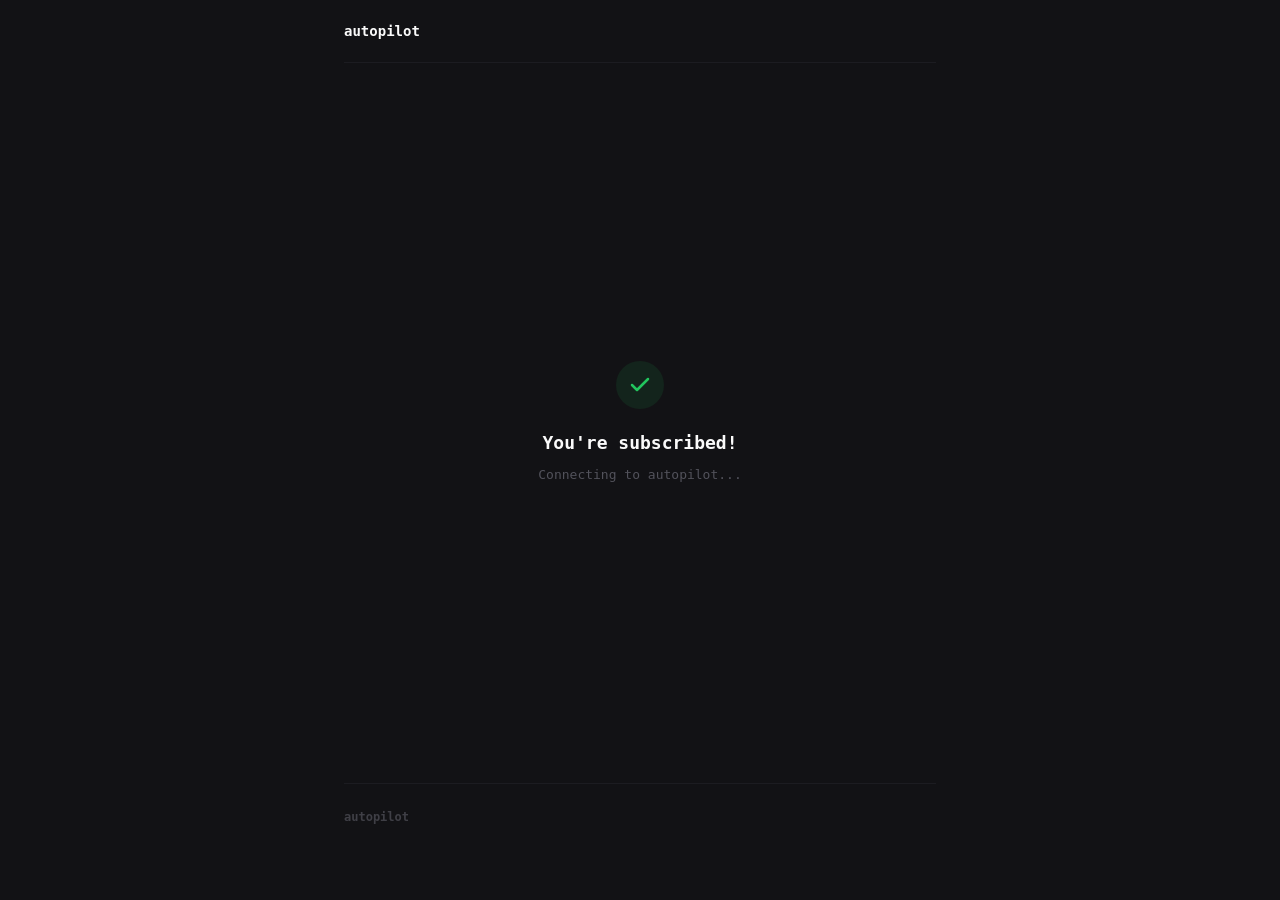
<file: packages/website/subscribe-success.html>
<!DOCTYPE html>
<html lang="en">
  <head>
    <meta charset="utf-8" />
    <meta name="viewport" content="width=device-width, initial-scale=1" />
    <title>autopilot — subscribed</title>
    <link rel="stylesheet" href="style.css" />
    <style>
      .callback-page {
        display: flex;
        flex-direction: column;
        align-items: center;
        justify-content: center;
        min-height: 80vh;
        text-align: center;
      }
      .callback-icon {
        width: 48px;
        height: 48px;
        display: flex;
        align-items: center;
        justify-content: center;
        background: rgba(34, 197, 94, 0.1);
        border-radius: 50%;
        margin-bottom: 20px;
      }
      .callback-icon svg {
        color: #22c55e;
      }
      .callback-title {
        font-size: 18px;
        font-weight: 600;
        color: #fafafa;
        margin-bottom: 8px;
      }
      .callback-sub {
        font-size: 13px;
        color: #52525b;
      }
    </style>
  </head>
  <body>
    <div class="page">
      <nav>
        <a href="./" class="nav-logo">autopilot</a>
      </nav>

      <div class="callback-page">
        <div class="callback-icon" id="icon">
          <svg width="24" height="24" viewBox="0 0 24 24" fill="none" stroke="currentColor" stroke-width="2.5" stroke-linecap="round" stroke-linejoin="round"><path d="M20 6L9 17l-5-5"/></svg>
        </div>
        <p class="callback-title" id="title">You're subscribed!</p>
        <p class="callback-sub" id="sub">Connecting to autopilot...</p>
      </div>

      <footer>
        <span class="footer-logo">autopilot</span>
      </footer>
    </div>

    <script>
      var CWS_EXTENSION_ID = "cojhoeoiabkniahpnhobifbgpicfabpg";
      var DEV_EXTENSION_ID = "eifgnohgbaefkgpgiipagieecnfjkome";
      var attempts = 0;
      var maxAttempts = 30;

      function trySendMessage(extensionId, msg) {
        return new Promise(function(resolve) {
          chrome.runtime.sendMessage(extensionId, msg, function(response) {
            if (chrome.runtime.lastError) { resolve(null); return; }
            resolve(response);
          });
        });
      }

      function notifyExtension() {
        attempts++;
        if (chrome.runtime && chrome.runtime.sendMessage) {
          var msg = { type: "subscription_complete" };
          trySendMessage(CWS_EXTENSION_ID, msg).then(function(response) {
            if (response) return response;
            return trySendMessage(DEV_EXTENSION_ID, msg);
          }).then(function(response) {
            if (!response) {
              if (attempts < maxAttempts) {
                setTimeout(notifyExtension, 2000);
              } else {
                document.getElementById("sub").textContent = "You can close this tab and reopen the extension.";
              }
              return;
            }
            if (response.active) {
              document.getElementById("sub").textContent = "You're all set! You can close this tab and open the extension.";
            } else if (attempts < maxAttempts) {
              setTimeout(notifyExtension, 2000);
            } else {
              document.getElementById("sub").textContent = "You can close this tab and reopen the extension.";
            }
          });
        } else {
          document.getElementById("sub").textContent = "You can close this tab and reopen the extension.";
        }
      }

      setTimeout(notifyExtension, 1500);
    </script>
  </body>
</html>
</file>
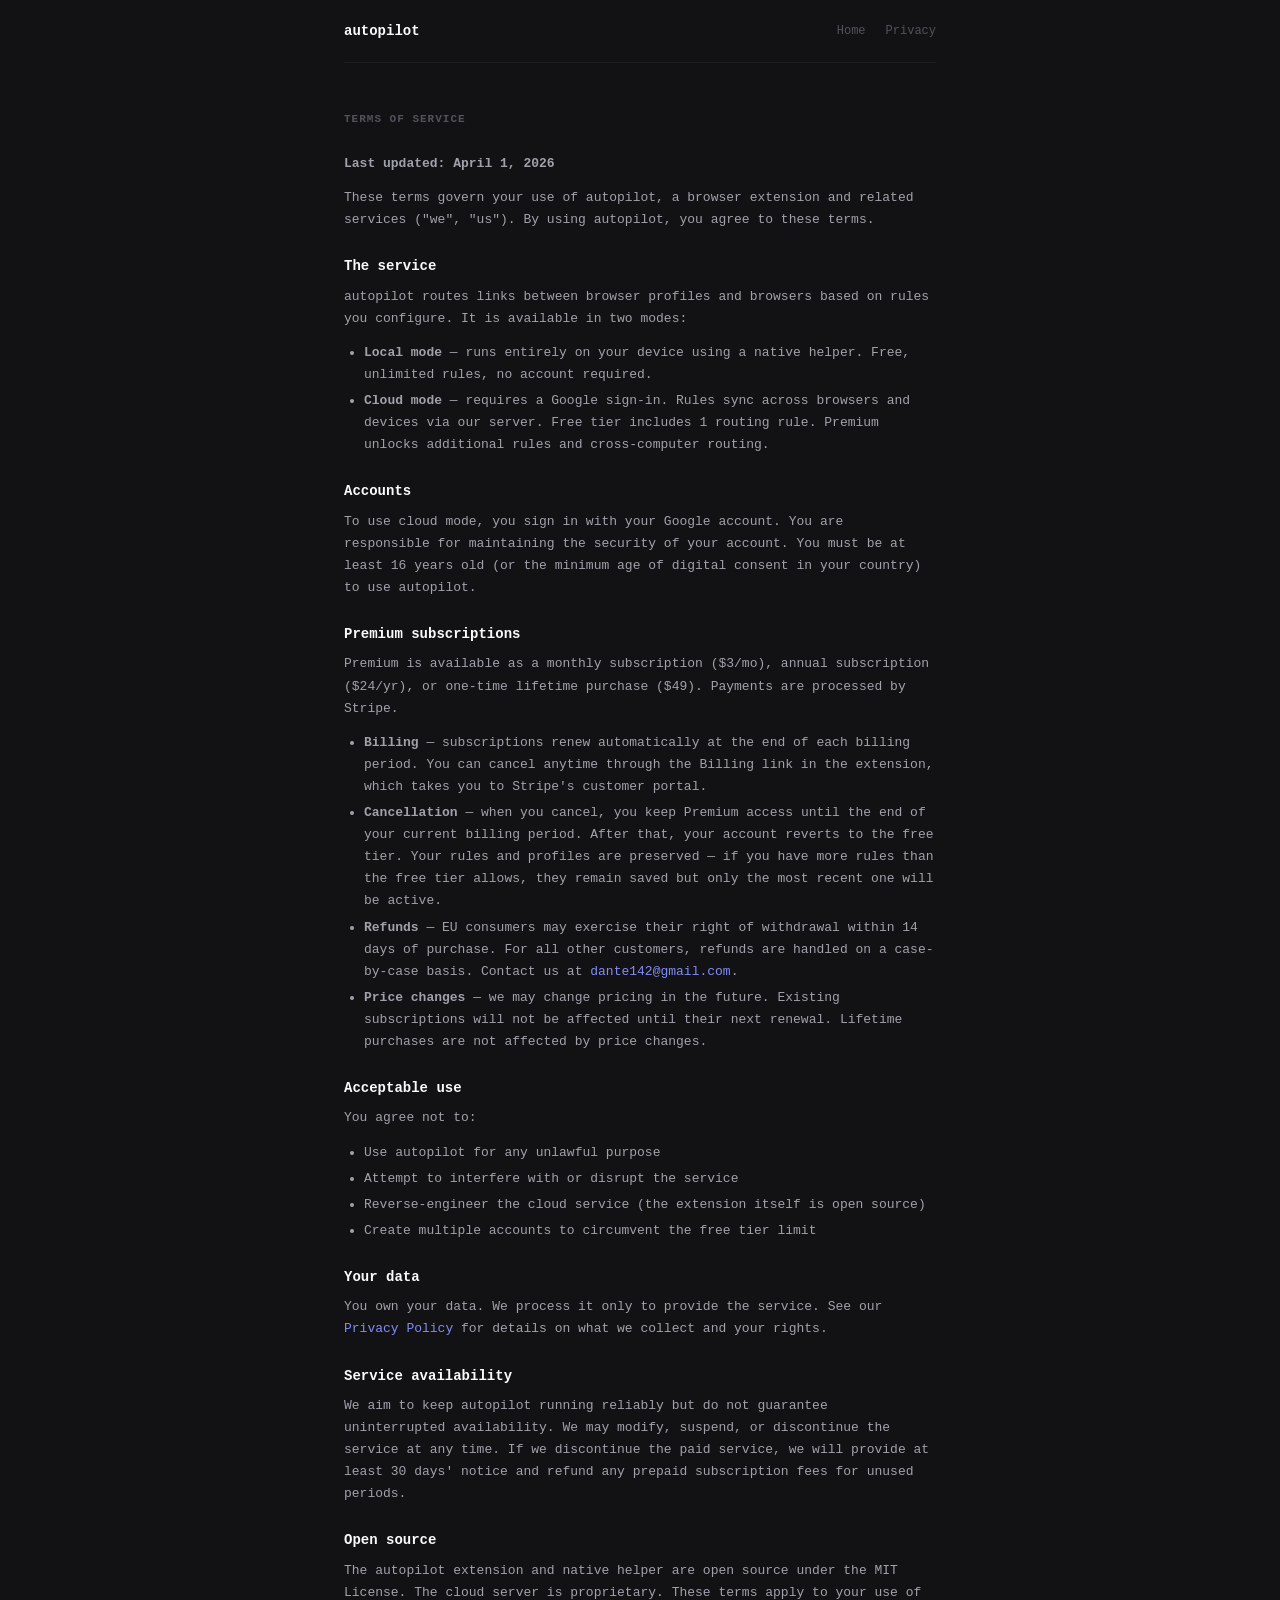
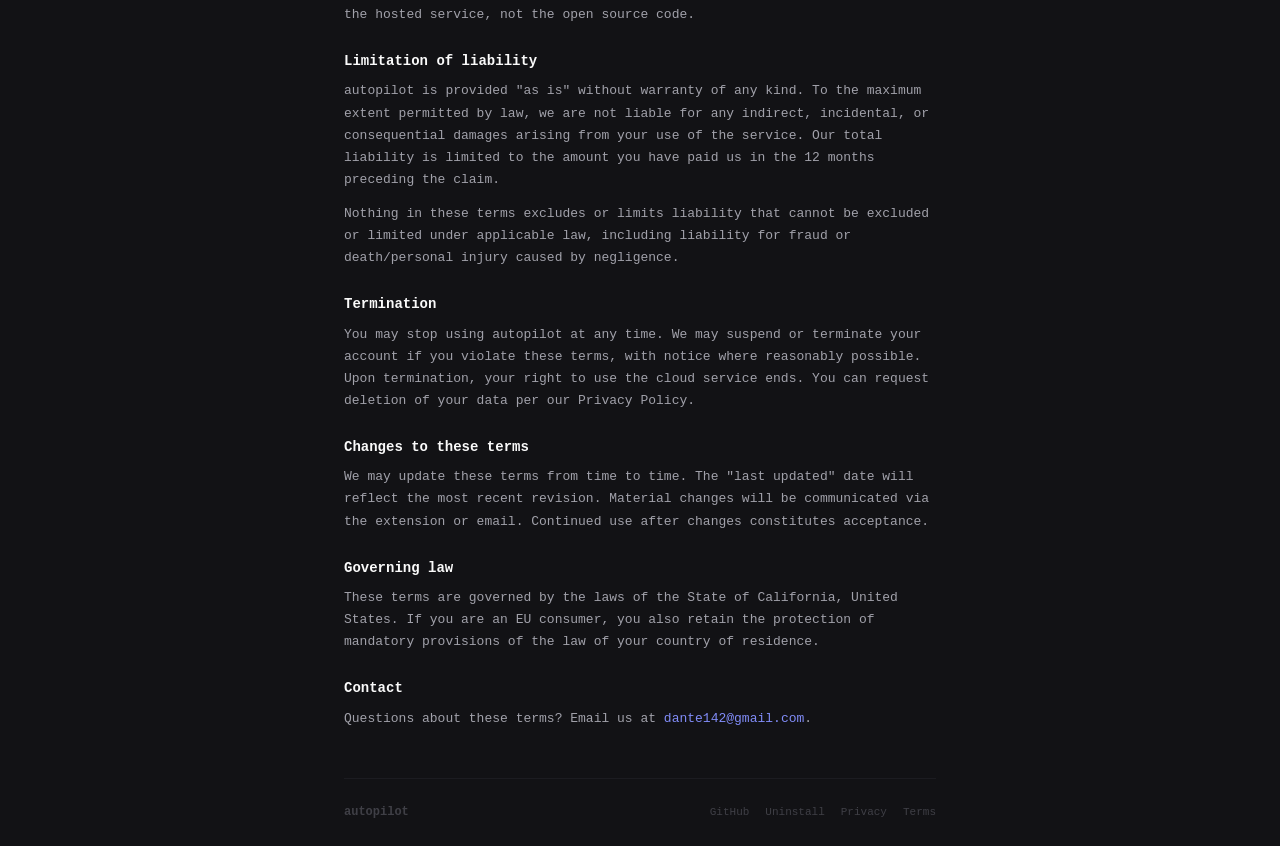
<file: packages/website/terms.html>
<!DOCTYPE html>
<html lang="en">
  <head>
    <meta charset="utf-8" />
    <meta name="viewport" content="width=device-width, initial-scale=1" />
    <title>Terms of Service — autopilot</title>
    <link rel="stylesheet" href="style.css" />
  </head>
  <body>
    <div class="page">
      <nav>
        <a href="./" class="nav-logo">autopilot</a>
        <div class="nav-links">
          <a href="./">Home</a>
          <a href="privacy.html">Privacy</a>
        </div>
      </nav>

      <section class="section" style="border-top: none; padding-top: 48px;">
        <h2>Terms of Service</h2>
        <div class="prose">
          <p><strong>Last updated: April 1, 2026</strong></p>

          <p>These terms govern your use of autopilot, a browser extension and related services ("we", "us"). By using autopilot, you agree to these terms.</p>

          <h3>The service</h3>
          <p>autopilot routes links between browser profiles and browsers based on rules you configure. It is available in two modes:</p>
          <ul>
            <li><strong>Local mode</strong> — runs entirely on your device using a native helper. Free, unlimited rules, no account required.</li>
            <li><strong>Cloud mode</strong> — requires a Google sign-in. Rules sync across browsers and devices via our server. Free tier includes 1 routing rule. Premium unlocks additional rules and cross-computer routing.</li>
          </ul>

          <h3>Accounts</h3>
          <p>To use cloud mode, you sign in with your Google account. You are responsible for maintaining the security of your account. You must be at least 16 years old (or the minimum age of digital consent in your country) to use autopilot.</p>

          <h3>Premium subscriptions</h3>
          <p>Premium is available as a monthly subscription ($3/mo), annual subscription ($24/yr), or one-time lifetime purchase ($49). Payments are processed by Stripe.</p>
          <ul>
            <li><strong>Billing</strong> — subscriptions renew automatically at the end of each billing period. You can cancel anytime through the Billing link in the extension, which takes you to Stripe's customer portal.</li>
            <li><strong>Cancellation</strong> — when you cancel, you keep Premium access until the end of your current billing period. After that, your account reverts to the free tier. Your rules and profiles are preserved — if you have more rules than the free tier allows, they remain saved but only the most recent one will be active.</li>
            <li><strong>Refunds</strong> — EU consumers may exercise their right of withdrawal within 14 days of purchase. For all other customers, refunds are handled on a case-by-case basis. Contact us at <a href="mailto:dante142@gmail.com" style="color: #818cf8">dante142@gmail.com</a>.</li>
            <li><strong>Price changes</strong> — we may change pricing in the future. Existing subscriptions will not be affected until their next renewal. Lifetime purchases are not affected by price changes.</li>
          </ul>

          <h3>Acceptable use</h3>
          <p>You agree not to:</p>
          <ul>
            <li>Use autopilot for any unlawful purpose</li>
            <li>Attempt to interfere with or disrupt the service</li>
            <li>Reverse-engineer the cloud service (the extension itself is open source)</li>
            <li>Create multiple accounts to circumvent the free tier limit</li>
          </ul>

          <h3>Your data</h3>
          <p>You own your data. We process it only to provide the service. See our <a href="privacy.html" style="color: #818cf8">Privacy Policy</a> for details on what we collect and your rights.</p>

          <h3>Service availability</h3>
          <p>We aim to keep autopilot running reliably but do not guarantee uninterrupted availability. We may modify, suspend, or discontinue the service at any time. If we discontinue the paid service, we will provide at least 30 days' notice and refund any prepaid subscription fees for unused periods.</p>

          <h3>Open source</h3>
          <p>The autopilot extension and native helper are open source under the MIT License. The cloud server is proprietary. These terms apply to your use of the hosted service, not the open source code.</p>

          <h3>Limitation of liability</h3>
          <p>autopilot is provided "as is" without warranty of any kind. To the maximum extent permitted by law, we are not liable for any indirect, incidental, or consequential damages arising from your use of the service. Our total liability is limited to the amount you have paid us in the 12 months preceding the claim.</p>
          <p>Nothing in these terms excludes or limits liability that cannot be excluded or limited under applicable law, including liability for fraud or death/personal injury caused by negligence.</p>

          <h3>Termination</h3>
          <p>You may stop using autopilot at any time. We may suspend or terminate your account if you violate these terms, with notice where reasonably possible. Upon termination, your right to use the cloud service ends. You can request deletion of your data per our Privacy Policy.</p>

          <h3>Changes to these terms</h3>
          <p>We may update these terms from time to time. The "last updated" date will reflect the most recent revision. Material changes will be communicated via the extension or email. Continued use after changes constitutes acceptance.</p>

          <h3>Governing law</h3>
          <p>These terms are governed by the laws of the State of California, United States. If you are an EU consumer, you also retain the protection of mandatory provisions of the law of your country of residence.</p>

          <h3>Contact</h3>
          <p>Questions about these terms? Email us at <a href="mailto:dante142@gmail.com?subject=%5Bautopilot%5D%20Terms%20question" style="color: #818cf8">dante142@gmail.com</a>.</p>
        </div>
      </section>

      <footer>
        <span class="footer-logo">autopilot</span>
        <div class="footer-links">
          <a href="https://github.com/dantemoon1/autopilot">GitHub</a>
          <a href="uninstall.html">Uninstall</a>
          <a href="privacy.html">Privacy</a>
          <a href="terms.html">Terms</a>
        </div>
      </footer>
    </div>
  </body>
</html>
</file>
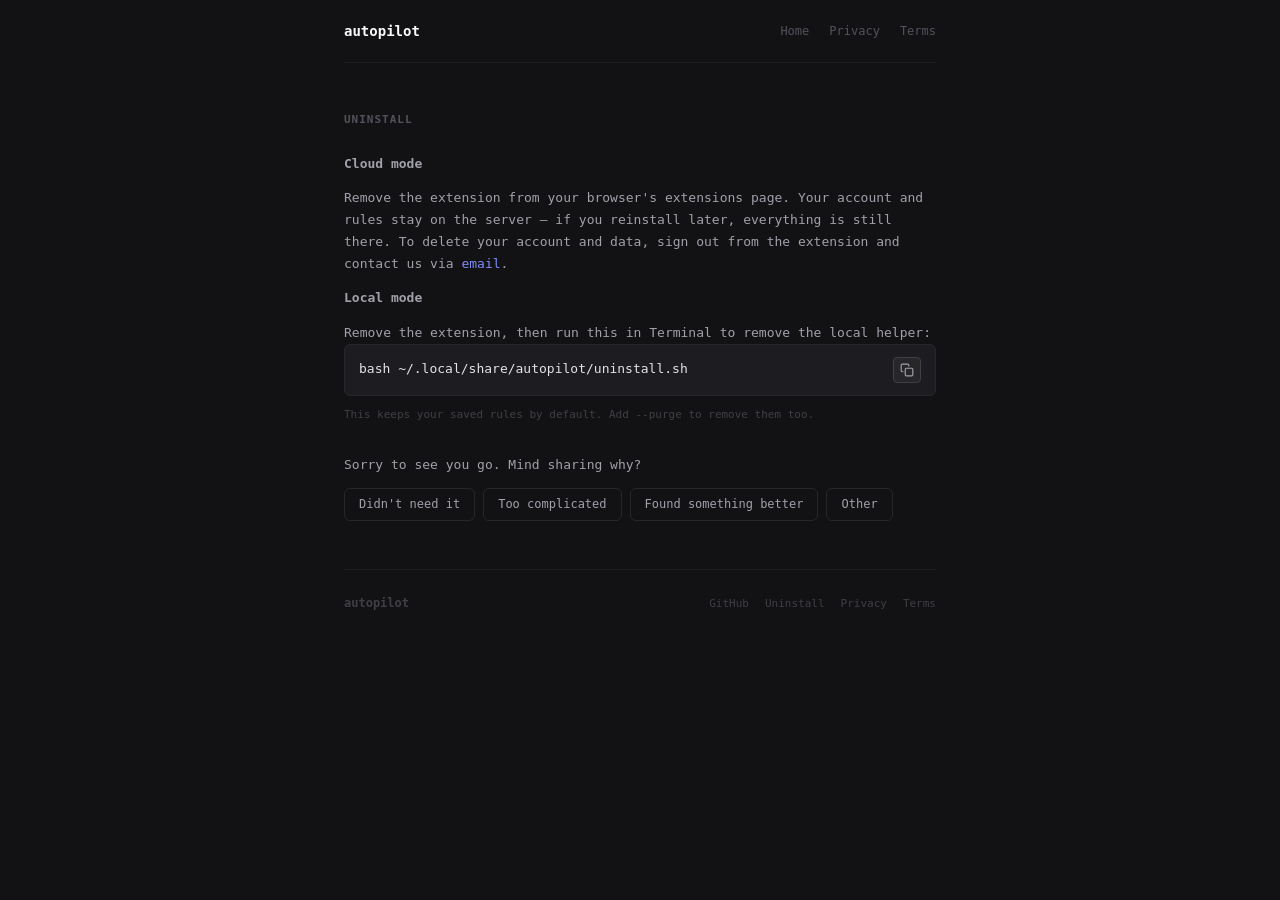
<file: packages/website/uninstall.html>
<!DOCTYPE html>
<html lang="en">
  <head>
    <meta charset="utf-8" />
    <meta name="viewport" content="width=device-width, initial-scale=1" />
    <title>Uninstall — autopilot</title>
    <link rel="stylesheet" href="style.css" />
  </head>
  <body>
    <div class="page">
      <nav>
        <a href="./" class="nav-logo">autopilot</a>
        <div class="nav-links">
          <a href="./">Home</a>
          <a href="privacy.html">Privacy</a>
          <a href="terms.html">Terms</a>
        </div>
      </nav>

      <section class="section" style="border-top: none; padding-top: 48px;">
        <h2>Uninstall</h2>
        <div class="prose">
          <p><strong>Cloud mode</strong></p>
          <p>Remove the extension from your browser's extensions page. Your account and rules stay on the server — if you reinstall later, everything is still there. To delete your account and data, sign out from the extension and contact us via <a href="mailto:dante142@gmail.com?subject=%5Bautopilot%5D%20Account%20deletion" style="color: #818cf8">email</a>.</p>

          <p><strong>Local mode</strong></p>
          <p>Remove the extension, then run this in Terminal to remove the local helper:</p>
        </div>
        <div class="install-block">
          <code id="uninstall-command">bash ~/.local/share/autopilot/uninstall.sh</code>
          <button id="copy-btn" title="Copy">
            <svg id="copy-icon" width="14" height="14" viewBox="0 0 24 24" fill="none" stroke="currentColor" stroke-width="2" stroke-linecap="round" stroke-linejoin="round"><rect x="9" y="9" width="13" height="13" rx="2"/><path d="M5 15H4a2 2 0 0 1-2-2V4a2 2 0 0 1 2-2h9a2 2 0 0 1 2 2v1"/></svg>
          </button>
        </div>
        <p class="install-note">This keeps your saved rules by default. Add <code>--purge</code> to remove them too.</p>

        <div style="margin-top: 32px;">
          <p style="font-size: 13px; color: #a1a1aa; margin-bottom: 12px;">Sorry to see you go. Mind sharing why?</p>
          <div style="display: flex; flex-wrap: wrap; gap: 8px;">
            <a href="mailto:dante142@gmail.com?subject=%5Bautopilot%5D%20Uninstall%20feedback&body=Reason%3A%20Didn't%20need%20it" class="btn btn-secondary" style="font-size: 12px; padding: 6px 14px;">Didn't need it</a>
            <a href="mailto:dante142@gmail.com?subject=%5Bautopilot%5D%20Uninstall%20feedback&body=Reason%3A%20Too%20complicated" class="btn btn-secondary" style="font-size: 12px; padding: 6px 14px;">Too complicated</a>
            <a href="mailto:dante142@gmail.com?subject=%5Bautopilot%5D%20Uninstall%20feedback&body=Reason%3A%20Found%20something%20better" class="btn btn-secondary" style="font-size: 12px; padding: 6px 14px;">Found something better</a>
            <a href="mailto:dante142@gmail.com?subject=%5Bautopilot%5D%20Uninstall%20feedback&body=Reason%3A%20" class="btn btn-secondary" style="font-size: 12px; padding: 6px 14px;">Other</a>
          </div>
        </div>
      </section>

      <footer>
        <span class="footer-logo">autopilot</span>
        <div class="footer-links">
          <a href="https://github.com/dantemoon1/autopilot">GitHub</a>
          <a href="uninstall.html">Uninstall</a>
          <a href="privacy.html">Privacy</a>
          <a href="terms.html">Terms</a>
        </div>
      </footer>
    </div>

    <script>
      document.getElementById("copy-btn").addEventListener("click", async function() {
        const cmd = document.getElementById("uninstall-command").textContent;
        await navigator.clipboard.writeText(cmd);
        const icon = document.getElementById("copy-icon");
        icon.style.display = "none";
        this.textContent = "\u2713";
        setTimeout(() => {
          this.textContent = "";
          icon.style.display = "";
          this.appendChild(icon);
        }, 1500);
      });
    </script>
  </body>
</html>
</file>
<file: packages/website/style.css>
* {
  box-sizing: border-box;
  margin: 0;
  padding: 0;
}

body {
  font-family: "SF Mono", "Menlo", "Consolas", monospace;
  background: #121215;
  color: #d4d4d8;
  font-size: 14px;
  line-height: 1.6;
  -webkit-font-smoothing: antialiased;
}

.page {
  max-width: 640px;
  margin: 0 auto;
  padding: 0 24px;
}

/* Nav */
nav {
  display: flex;
  align-items: center;
  justify-content: space-between;
  padding: 20px 0;
  border-bottom: 1px solid #1c1c21;
}

.nav-logo {
  font-size: 14px;
  font-weight: 600;
  color: #fafafa;
  text-decoration: none;
}

.nav-links {
  display: flex;
  gap: 20px;
}

.nav-links a {
  color: #52525b;
  text-decoration: none;
  font-size: 12px;
  transition: color 0.15s;
}

.nav-links a:hover {
  color: #a1a1aa;
}

/* Hero */
.hero {
  text-align: center;
  padding: 80px 0 60px;
}

.hero-icon {
  margin-bottom: 20px;
}

.hero h1 {
  font-size: 32px;
  font-weight: 700;
  color: #fafafa;
  margin-bottom: 12px;
  letter-spacing: -0.5px;
}

.hero-tagline {
  font-size: 16px;
  color: #a1a1aa;
  margin-bottom: 8px;
}

.hero-sub {
  font-size: 13px;
  color: #52525b;
  max-width: 420px;
  margin: 0 auto 32px;
}

.hero-actions {
  display: flex;
  gap: 12px;
  justify-content: center;
  flex-wrap: wrap;
}

/* Buttons */
.btn {
  display: inline-flex;
  align-items: center;
  gap: 8px;
  padding: 10px 20px;
  border-radius: 6px;
  font-family: "SF Mono", "Menlo", "Consolas", monospace;
  font-size: 13px;
  font-weight: 500;
  text-decoration: none;
  transition: all 0.15s;
}

.btn-primary {
  background: #6366f1;
  color: #fff;
}

.btn-primary:hover {
  background: #4f46e5;
}

.btn-secondary {
  background: transparent;
  color: #a1a1aa;
  border: 1px solid #27272a;
}

.btn-secondary:hover {
  border-color: #3f3f46;
  color: #fafafa;
}

/* Sections */
.section {
  padding: 48px 0;
  border-top: 1px solid #1c1c21;
}

.section h2 {
  font-size: 11px;
  font-weight: 600;
  color: #52525b;
  text-transform: uppercase;
  letter-spacing: 1px;
  margin-bottom: 24px;
}

.section-sub {
  font-size: 13px;
  color: #71717a;
  margin-bottom: 16px;
}

/* Steps */
.steps {
  display: flex;
  flex-direction: column;
  gap: 20px;
}

.step {
  display: flex;
  gap: 16px;
  align-items: flex-start;
}

.step-num {
  flex-shrink: 0;
  width: 28px;
  height: 28px;
  display: flex;
  align-items: center;
  justify-content: center;
  font-size: 12px;
  font-weight: 600;
  color: #818cf8;
  background: rgba(99, 102, 241, 0.1);
  border-radius: 6px;
}

.step h3 {
  font-size: 14px;
  font-weight: 600;
  color: #e4e4e7;
  margin-bottom: 2px;
}

.step p {
  font-size: 13px;
  color: #71717a;
}

/* Install block */
.install-block {
  display: flex;
  align-items: center;
  gap: 8px;
  background: #1c1c21;
  border: 1px solid #27272a;
  border-radius: 6px;
  padding: 12px 14px;
  margin-bottom: 10px;
}

.install-block code {
  flex: 1;
  font-size: 13px;
  color: #e4e4e7;
  user-select: all;
}

#copy-btn {
  background: #27272a;
  border: 1px solid #3f3f46;
  border-radius: 4px;
  color: #a1a1aa;
  padding: 4px 6px;
  cursor: pointer;
  flex-shrink: 0;
  display: flex;
  align-items: center;
  justify-content: center;
  transition: all 0.15s;
  font-family: "SF Mono", "Menlo", "Consolas", monospace;
  font-size: 13px;
  min-width: 28px;
  min-height: 26px;
}

#copy-btn:hover {
  background: #3f3f46;
  color: #fafafa;
}

.install-note {
  font-size: 11px;
  color: #3f3f46;
}

/* Features */
.feature-grid {
  display: grid;
  grid-template-columns: 1fr 1fr;
  gap: 16px;
}

.feature h3 {
  font-size: 13px;
  font-weight: 600;
  color: #e4e4e7;
  margin-bottom: 4px;
}

.feature p {
  font-size: 12px;
  color: #52525b;
  line-height: 1.5;
}

.feature code {
  font-size: 11px;
  color: #818cf8;
  background: rgba(99, 102, 241, 0.1);
  padding: 1px 4px;
  border-radius: 3px;
}

/* Supported browsers */
.browser-list {
  display: flex;
  flex-wrap: wrap;
  align-items: center;
  gap: 6px;
}

.browser-item {
  display: inline-flex;
  align-items: center;
  gap: 5px;
  font-size: 13px;
  color: #71717a;
}

.browser-item img {
  width: 14px;
  height: 14px;
}

.browser-sep {
  color: #3f3f46;
  font-size: 11px;
}

.browser-coming-soon {
  font-size: 11px;
  color: #3f3f46;
  margin-top: 10px;
}

.browser-coming-soon a {
  color: #52525b;
  text-decoration: none;
  transition: color 0.15s;
}

.browser-coming-soon a:hover {
  color: #a1a1aa;
}

/* Pricing */
.pricing-grid {
  display: grid;
  grid-template-columns: 1fr 1fr;
  gap: 16px;
}

.pricing-card {
  border: 1px solid #27272a;
  border-radius: 8px;
  padding: 24px;
}

.pricing-card--highlight {
  border-color: #6366f1;
}

.pricing-card h3 {
  font-size: 14px;
  font-weight: 600;
  color: #e4e4e7;
  margin-bottom: 8px;
}

.pricing-price {
  font-size: 28px;
  font-weight: 700;
  color: #fafafa;
  margin-bottom: 8px;
}

.pricing-price span {
  font-size: 14px;
  font-weight: 400;
  color: #52525b;
}

.pricing-desc {
  font-size: 12px;
  color: #52525b;
  margin-bottom: 16px;
  line-height: 1.5;
}

.pricing-features {
  list-style: none;
  display: flex;
  flex-direction: column;
  gap: 8px;
  margin-bottom: 16px;
}

.pricing-features li {
  font-size: 12px;
  color: #a1a1aa;
  padding-left: 16px;
  position: relative;
}

.pricing-features li::before {
  content: "\2713";
  position: absolute;
  left: 0;
  color: #6366f1;
  font-size: 11px;
}

.pricing-alt {
  font-size: 11px;
  color: #3f3f46;
}

@media (max-width: 480px) {
  .pricing-grid {
    grid-template-columns: 1fr;
  }
}

/* Prose (privacy policy, etc.) */
.prose p {
  font-size: 13px;
  color: #a1a1aa;
  margin-bottom: 12px;
  line-height: 1.7;
}

.prose p:last-child {
  margin-bottom: 0;
}

.prose h3 {
  font-size: 14px;
  color: #fafafa;
  margin-top: 24px;
  margin-bottom: 8px;
}

.prose ul {
  padding-left: 20px;
  margin-bottom: 12px;
}

.prose li {
  font-size: 13px;
  color: #a1a1aa;
  line-height: 1.7;
  margin-bottom: 4px;
}

.prose code {
  background: #1c1c21;
  padding: 1px 5px;
  border-radius: 3px;
  font-size: 12px;
}

.prose a {
  color: #818cf8;
  text-decoration: none;
}

/* Footer */
footer {
  display: flex;
  align-items: center;
  justify-content: space-between;
  padding: 24px 0;
  border-top: 1px solid #1c1c21;
}

.footer-logo {
  font-size: 12px;
  font-weight: 600;
  color: #3f3f46;
}

.footer-links {
  display: flex;
  gap: 16px;
}

.footer-links a {
  font-size: 11px;
  color: #3f3f46;
  text-decoration: none;
  transition: color 0.15s;
}

.footer-links a:hover {
  color: #71717a;
}

/* Responsive */
@media (max-width: 480px) {
  .hero {
    padding: 48px 0 40px;
  }

  .hero h1 {
    font-size: 24px;
  }

  .feature-grid {
    grid-template-columns: 1fr;
  }

  .hero-actions {
    flex-direction: column;
    align-items: center;
  }
}
</file>
<file: packages/extension/popup.css>
* {
  box-sizing: border-box;
  margin: 0;
  padding: 0;
}

body {
  font-family: "SF Mono", "Menlo", "Consolas", monospace;
  font-size: 13px;
  color: #d4d4d8;
  background: #121215;
  width: 380px;
  padding: 16px;
}

/* Title bar */
#title-bar {
  display: flex;
  align-items: center;
  justify-content: space-between;
  margin-bottom: 14px;
}

#title {
  font-size: 14px;
  font-weight: 600;
  color: #fafafa;
  letter-spacing: -0.3px;
}

.mode-badge {
  font-size: 9px;
  font-weight: 500;
  padding: 1px 5px;
  border-radius: 3px;
  letter-spacing: 0.3px;
  vertical-align: middle;
}

.mode-badge--cloud {
  color: #818cf8;
  background: rgba(99, 102, 241, 0.1);
}

.mode-badge--local {
  color: #22c55e;
  background: rgba(34, 197, 94, 0.1);
}

.whats-new-link {
  font-size: 10px;
  color: #818cf8;
  text-decoration: none;
  transition: color 0.15s;
  margin-left: auto;
  margin-right: 8px;
}

.whats-new-link:hover {
  color: #a5b4fc;
}

.title-sign-out {
  font-size: 10px;
  color: #3f3f46;
  text-decoration: none;
  transition: color 0.15s;
}

.title-sign-out:hover {
  color: #71717a;
}

/* Update banner */
.update-banner {
  background: rgba(245, 158, 11, 0.08);
  border-left: 2px solid #f59e0b;
  padding: 6px 10px;
  margin-bottom: 10px;
  font-size: 10px;
  color: #a1a1aa;
  line-height: 1.5;
}

.update-banner code {
  font-size: 9px;
  color: #e4e4e7;
  user-select: all;
}

/* Profile identity */
#profile-bar {
  display: flex;
  align-items: center;
  gap: 10px;
  margin-bottom: 14px;
}

#profile-bar[hidden],
#rules-list[hidden] {
  display: none;
}


.profile-label {
  font-size: 11px;
  color: #52525b;
  flex-shrink: 0;
}

/* Custom profile select */
.profile-select {
  flex: 1;
  min-width: 0;
}

.profile-select-trigger {
  display: flex;
  align-items: center;
  gap: 6px;
  width: 100%;
  background: none;
  border: none;
  color: #fafafa;
  font-family: "SF Mono", "Menlo", "Consolas", monospace;
  cursor: pointer;
  text-align: left;
  padding: 0;
  min-width: 0;
}

.profile-select--inline .profile-select-trigger {
  font-size: 13px;
  font-weight: 600;
}

.profile-select--form .profile-select-trigger {
  background: #1c1c21;
  border: 1px solid #27272a;
  border-radius: 4px;
  padding: 6px 8px;
  font-size: 12px;
  font-weight: 400;
  color: #fafafa;
  transition: border-color 0.15s;
}

.profile-select--form .profile-select-trigger:focus,
.profile-select--form.open .profile-select-trigger {
  border-color: #6366f1;
}

.profile-select-text {
  overflow: hidden;
  text-overflow: ellipsis;
  white-space: nowrap;
  flex: 1;
  min-width: 0;
}

.profile-select-chevron {
  flex-shrink: 0;
  opacity: 0.4;
  transition: transform 0.15s;
}

.profile-select.open .profile-select-chevron {
  transform: rotate(180deg);
}

.profile-select-dropdown {
  display: none;
  background: #1c1c21;
  border: 1px solid #27272a;
  border-radius: 6px;
  max-height: 220px;
  overflow-y: auto;
  padding: 4px;
  margin-top: 4px;
}

.profile-select.open .profile-select-dropdown {
  display: block;
}

.profile-select-group-label {
  font-size: 9px;
  color: #52525b;
  text-transform: uppercase;
  letter-spacing: 0.5px;
  padding: 6px 8px 3px;
}

.profile-select-option {
  display: flex;
  align-items: center;
  gap: 6px;
  width: 100%;
  padding: 5px 8px;
  background: none;
  border: none;
  border-radius: 4px;
  color: #d4d4d8;
  font-family: "SF Mono", "Menlo", "Consolas", monospace;
  font-size: 12px;
  cursor: pointer;
  text-align: left;
  transition: background 0.1s;
}

.profile-select-option:hover {
  background: #27272a;
}

.profile-select-option.selected {
  color: #818cf8;
}

.browser-icon {
  display: flex;
  align-items: center;
  justify-content: center;
  flex-shrink: 0;
  width: 14px;
  height: 14px;
}

.browser-icon svg,
.browser-icon img {
  width: 14px;
  height: 14px;
}

/* Form controls */
select,
input[type="text"] {
  background: #1c1c21;
  border: 1px solid #27272a;
  border-radius: 4px;
  color: #fafafa;
  font-family: "SF Mono", "Menlo", "Consolas", monospace;
  padding: 6px 8px;
  font-size: 12px;
  outline: none;
  transition: border-color 0.15s;
}

select:focus,
input[type="text"]:focus {
  border-color: #6366f1;
}

/* Rules list */
#rules-list {
  display: flex;
  flex-direction: column;
  gap: 0;
  margin-bottom: 10px;
}

.rule-card {
  display: flex;
  align-items: center;
  gap: 10px;
  padding: 7px 2px;
  border-bottom: 1px solid #1c1c21;
}

.rule-card:last-child {
  border-bottom: none;
}

.rule-match {
  flex: 1;
  min-width: 0;
  display: flex;
  align-items: center;
  gap: 8px;
}

.rule-type-badge {
  font-size: 9px;
  color: #818cf8;
  background: rgba(99, 102, 241, 0.1);
  padding: 1px 5px;
  border-radius: 3px;
  flex-shrink: 0;
  letter-spacing: 0.3px;
  text-transform: uppercase;
}

.rule-value {
  font-size: 12px;
  color: #e4e4e7;
  overflow: hidden;
  text-overflow: ellipsis;
  white-space: nowrap;
}

.rule-profile {
  display: flex;
  align-items: center;
  gap: 4px;
  font-size: 11px;
  color: #a78bfa;
  flex-shrink: 0;
}

.rule-profile .browser-icon {
  width: 12px;
  height: 12px;
}

.rule-profile .browser-icon svg,
.rule-profile .browser-icon img {
  width: 12px;
  height: 12px;
}

.rule-delete {
  background: none;
  border: none;
  color: #3f3f46;
  cursor: pointer;
  font-size: 15px;
  padding: 0 2px;
  line-height: 1;
  transition: color 0.15s;
}

.rule-delete:hover {
  color: #ef4444;
}

.empty-state {
  color: #3f3f46;
  padding: 12px 2px;
  font-size: 11px;
  font-style: italic;
}

/* Add rule toggle */
#show-form-btn {
  width: 100%;
  margin-top: 2px;
  background: transparent;
  color: #6366f1;
  border: none;
  padding: 6px;
  font-family: "SF Mono", "Menlo", "Consolas", monospace;
  font-size: 12px;
  cursor: pointer;
  transition: color 0.15s;
}

#show-form-btn:hover {
  color: #818cf8;
}

#show-form-btn[hidden] {
  display: none;
}

/* Add rule form */
#add-rule-form[hidden] {
  display: none;
}

#add-rule-form {
  border-top: 1px solid #1c1c21;
  padding-top: 10px;
  margin-top: 6px;
}

.form-row {
  display: flex;
  gap: 6px;
  margin-bottom: 8px;
}

.form-row:last-child {
  margin-bottom: 0;
}

.form-row[hidden] {
  display: none;
}

.form-row select,
.form-row input[type="text"] {
  flex: 1;
  min-width: 0;
}

.form-row-inline {
  align-items: center;
}

.form-row-inline .form-label {
  flex-shrink: 0;
  margin-bottom: 0;
}

.form-label {
  font-size: 11px;
  color: #52525b;
}

.checkbox-label {
  display: flex;
  align-items: center;
  gap: 4px;
  font-size: 11px;
  color: #52525b;
  cursor: pointer;
  flex-shrink: 0;
  white-space: nowrap;
}

.checkbox-label input[type="checkbox"] {
  accent-color: #6366f1;
}

#add-rule-btn {
  background: #6366f1;
  color: #fff;
  border: none;
  border-radius: 4px;
  padding: 7px 14px;
  font-family: "SF Mono", "Menlo", "Consolas", monospace;
  font-size: 12px;
  cursor: pointer;
  font-weight: 500;
  width: 100%;
  transition: background 0.15s;
}

#add-rule-btn:hover {
  background: #4f46e5;
}

/* Setup screen */
.setup-text {
  color: #a1a1aa;
  font-size: 11px;
  margin-bottom: 8px;
}

.setup-sub {
  color: #3f3f46;
  font-size: 10px;
  text-align: center;
  margin-top: 6px;
}

.setup-tip {
  color: #52525b;
  font-size: 10px;
  text-align: center;
  margin-top: 16px;
  padding-top: 12px;
  border-top: 1px solid #1c1c21;
}
.setup-tip a {
  color: #818cf8;
  text-decoration: none;
}

.setup-divider {
  display: flex;
  align-items: center;
  gap: 10px;
  margin: 12px 0;
  color: #3f3f46;
  font-size: 10px;
}

.setup-divider::before,
.setup-divider::after {
  content: "";
  flex: 1;
  height: 1px;
  background: #27272a;
}

/* Subscribe screen */
.subscribe-welcome {
  font-size: 13px;
  color: #fafafa;
  font-weight: 600;
  margin-bottom: 4px;
}

.subscribe-pitch {
  font-size: 11px;
  color: #52525b;
  margin-bottom: 14px;
  line-height: 1.5;
}

.subscribe-options {
  display: flex;
  gap: 8px;
}

.btn-subscribe {
  flex: 1;
  display: flex;
  flex-direction: column;
  align-items: center;
  justify-content: center;
  gap: 2px;
  background: #1c1c21;
  border: 1px solid #27272a;
  border-radius: 6px;
  padding: 12px 10px;
  min-height: 58px;
  cursor: pointer;
  transition: border-color 0.15s, background 0.15s;
}

.btn-subscribe:hover {
  background: #27272a;
  border-color: #3f3f46;
}

.btn-subscribe--best {
  border-color: #6366f1;
}

.btn-subscribe--best:hover {
  border-color: #818cf8;
}

.btn-subscribe--lifetime {
  width: 100%;
  flex-direction: row;
  justify-content: center;
  gap: 6px;
  margin-top: 6px;
  padding: 9px 10px;
  min-height: auto;
}

.plan-detail {
  font-family: "SF Mono", "Menlo", "Consolas", monospace;
  font-size: 11px;
  color: #52525b;
}

.plan-price {
  font-family: "SF Mono", "Menlo", "Consolas", monospace;
  font-size: 14px;
  font-weight: 600;
  color: #fafafa;
}

.plan-badge {
  font-family: "SF Mono", "Menlo", "Consolas", monospace;
  font-size: 9px;
  color: #818cf8;
  background: rgba(99, 102, 241, 0.1);
  padding: 1px 5px;
  border-radius: 3px;
  letter-spacing: 0.3px;
  text-transform: uppercase;
}

.btn-pick-profile {
  display: flex;
  align-items: center;
  gap: 6px;
  width: 100%;
  background: #1c1c21;
  border: 1px solid #27272a;
  border-radius: 6px;
  color: #fafafa;
  font-family: "SF Mono", "Menlo", "Consolas", monospace;
  font-size: 12px;
  padding: 9px 12px;
  margin-bottom: 6px;
  cursor: pointer;
  transition: border-color 0.15s, background 0.15s;
}

.btn-pick-profile:hover {
  background: #27272a;
  border-color: #3f3f46;
}

.btn-pick-profile--active {
  border-color: #6366f1;
}

.pick-profile-row {
  display: flex;
  align-items: center;
  gap: 6px;
}

.pick-profile-row .btn-pick-profile {
  flex: 1;
}

.btn-edit-profile {
  background: none;
  border: none;
  color: #3f3f46;
  font-family: "SF Mono", "Menlo", "Consolas", monospace;
  font-size: 10px;
  cursor: pointer;
  padding: 4px;
  transition: color 0.15s;
}

.btn-edit-profile:hover {
  color: #71717a;
}

.btn-delete-profile:hover {
  color: #ef4444;
}

input.edit-profile-input {
  flex: 1;
  color: #fafafa;
  font-family: "SF Mono", "Menlo", "Consolas", monospace;
  font-size: 12px;
  outline: none;
  caret-color: #6366f1;
}

.setup-local-link {
  display: block;
  text-align: center;
  font-size: 11px;
  color: #52525b;
  text-decoration: none;
  transition: color 0.15s;
}

.setup-local-link:hover {
  color: #a1a1aa;
}

.btn-google {
  display: flex;
  align-items: center;
  justify-content: center;
  gap: 8px;
  width: 100%;
  background: #1c1c21;
  border: 1px solid #27272a;
  border-radius: 6px;
  color: #fafafa;
  font-family: "SF Mono", "Menlo", "Consolas", monospace;
  font-size: 12px;
  padding: 9px 14px;
  cursor: pointer;
  transition: border-color 0.15s, background 0.15s;
}

.btn-google:hover {
  background: #27272a;
  border-color: #3f3f46;
}

.btn-primary {
  background: #6366f1;
  color: #fff;
  border: none;
  border-radius: 4px;
  padding: 7px 14px;
  font-family: "SF Mono", "Menlo", "Consolas", monospace;
  font-size: 12px;
  cursor: pointer;
  font-weight: 500;
  width: 100%;
  transition: background 0.15s;
}

.btn-primary:hover {
  background: #4f46e5;
}

.install-cmd {
  display: flex;
  align-items: center;
  gap: 6px;
  background: #121215;
  border: 1px solid #27272a;
  border-radius: 4px;
  padding: 6px 8px;
}

.install-cmd code {
  flex: 1;
  font-size: 10px;
  color: #e4e4e7;
  user-select: all;
  overflow: hidden;
  text-overflow: ellipsis;
  white-space: nowrap;
}

#copy-cmd-btn,
#copy-update-btn {
  background: #27272a;
  border: 1px solid #3f3f46;
  border-radius: 3px;
  color: #a1a1aa;
  font-family: "SF Mono", "Menlo", "Consolas", monospace;
  font-size: 9px;
  padding: 2px 5px;
  cursor: pointer;
  flex-shrink: 0;
  transition: all 0.15s;
  outline: none;
}

#copy-cmd-btn:hover,
#copy-update-btn:hover {
  background: #3f3f46;
  color: #fafafa;
}

/* Status */
#status-message {
  font-size: 11px;
  color: #22c55e;
  min-height: 14px;
  margin-top: 6px;
}

#status-message.status-error {
  color: #ef4444;
}

/* Route activity log */
#route-log {
  border-top: 1px solid #1c1c21;
  padding-top: 8px;
  margin-top: 8px;
}

#route-log[hidden] {
  display: none;
}

.route-log-title {
  font-size: 9px;
  color: #3f3f46;
  text-transform: uppercase;
  letter-spacing: 0.5px;
  margin-bottom: 4px;
}

.route-log-entry {
  font-size: 10px;
  color: #52525b;
  padding: 2px 0;
  display: flex;
  align-items: center;
  gap: 6px;
  line-height: 1.4;
}

.route-log-dot {
  width: 5px;
  height: 5px;
  border-radius: 50%;
  flex-shrink: 0;
}

.route-log-dot--ok { background: #22c55e; }
.route-log-dot--fail { background: #ef4444; }

.route-log-host {
  color: #a1a1aa;
}

.route-log-profile {
  color: #818cf8;
}

.route-log-time {
  margin-left: auto;
  color: #3f3f46;
  flex-shrink: 0;
}

.footer-row {
  display: flex;
  justify-content: space-between;
  align-items: center;
  font-size: 10px;
  color: #3f3f46;
  margin-top: 12px;
}

.footer-row a {
  color: #3f3f46;
  text-decoration: none;
  transition: color 0.15s;
}

.footer-row a:hover {
  color: #71717a;
}
</file>
